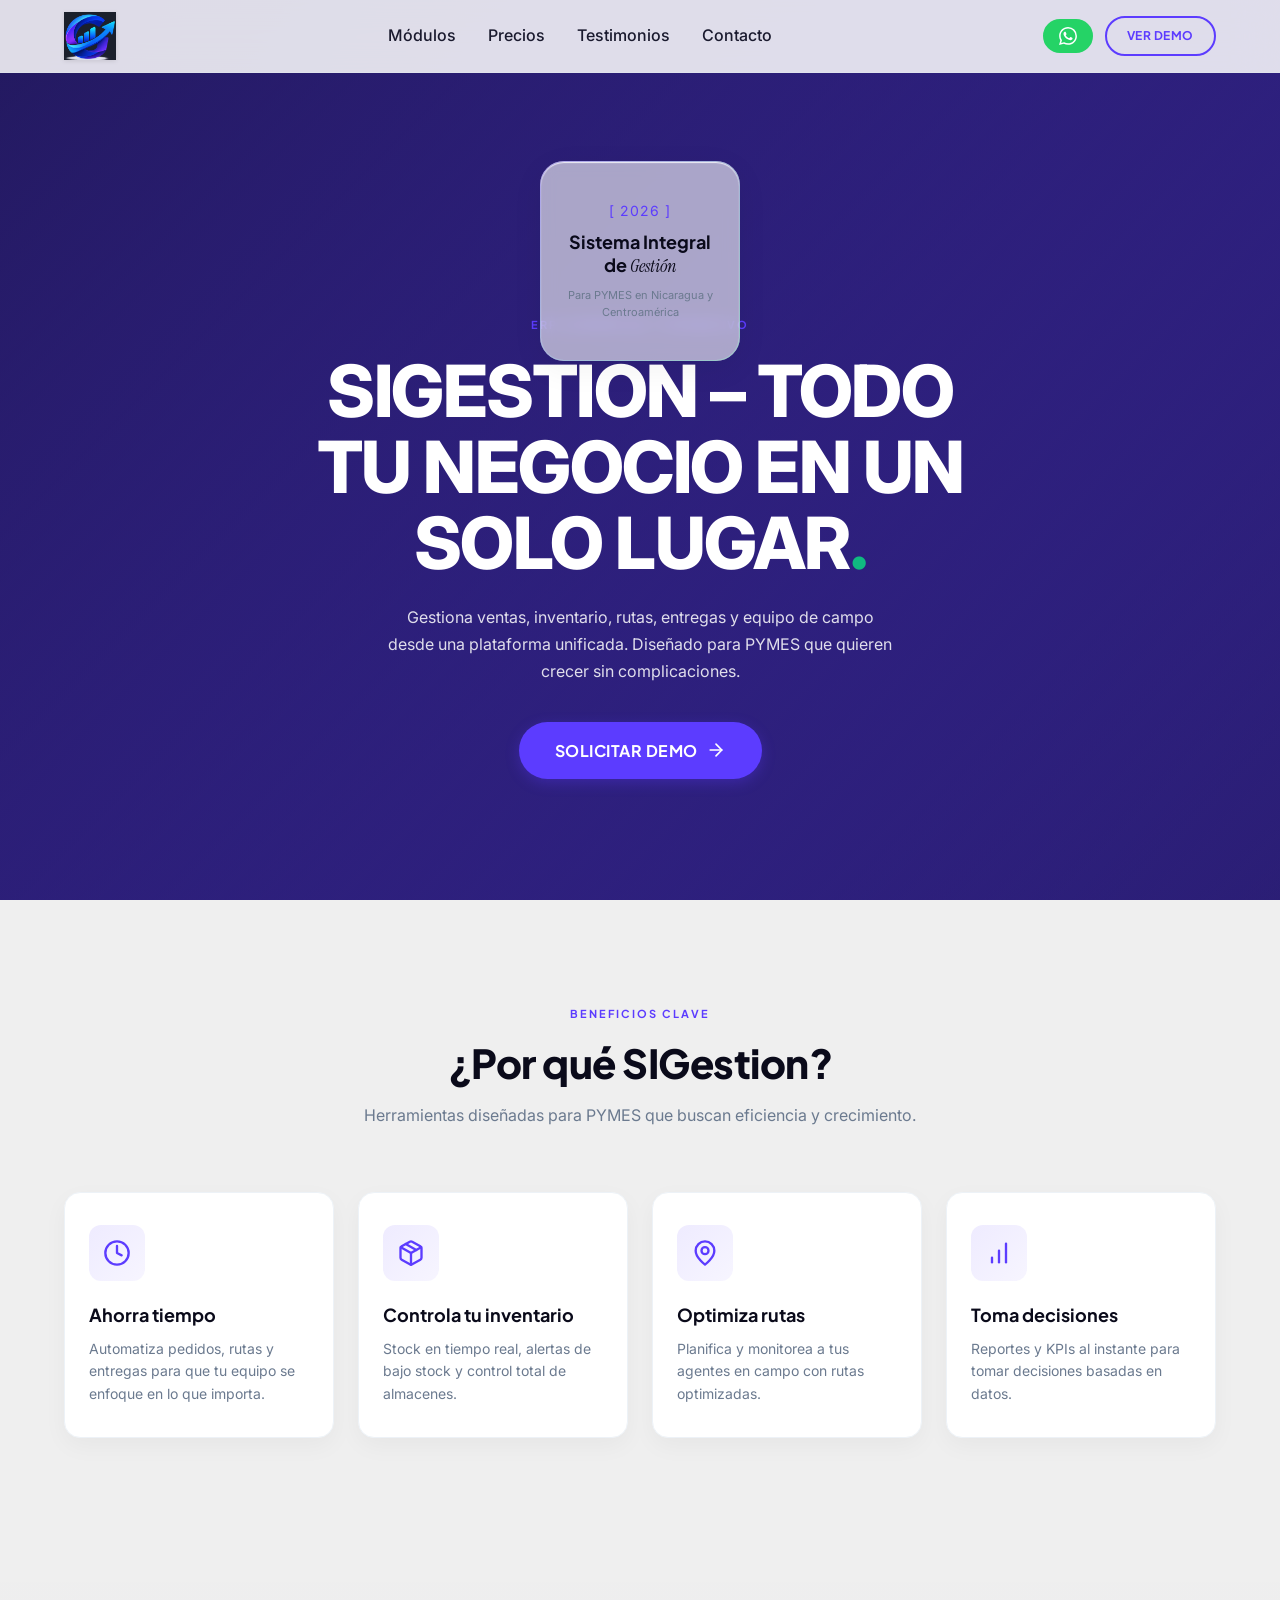
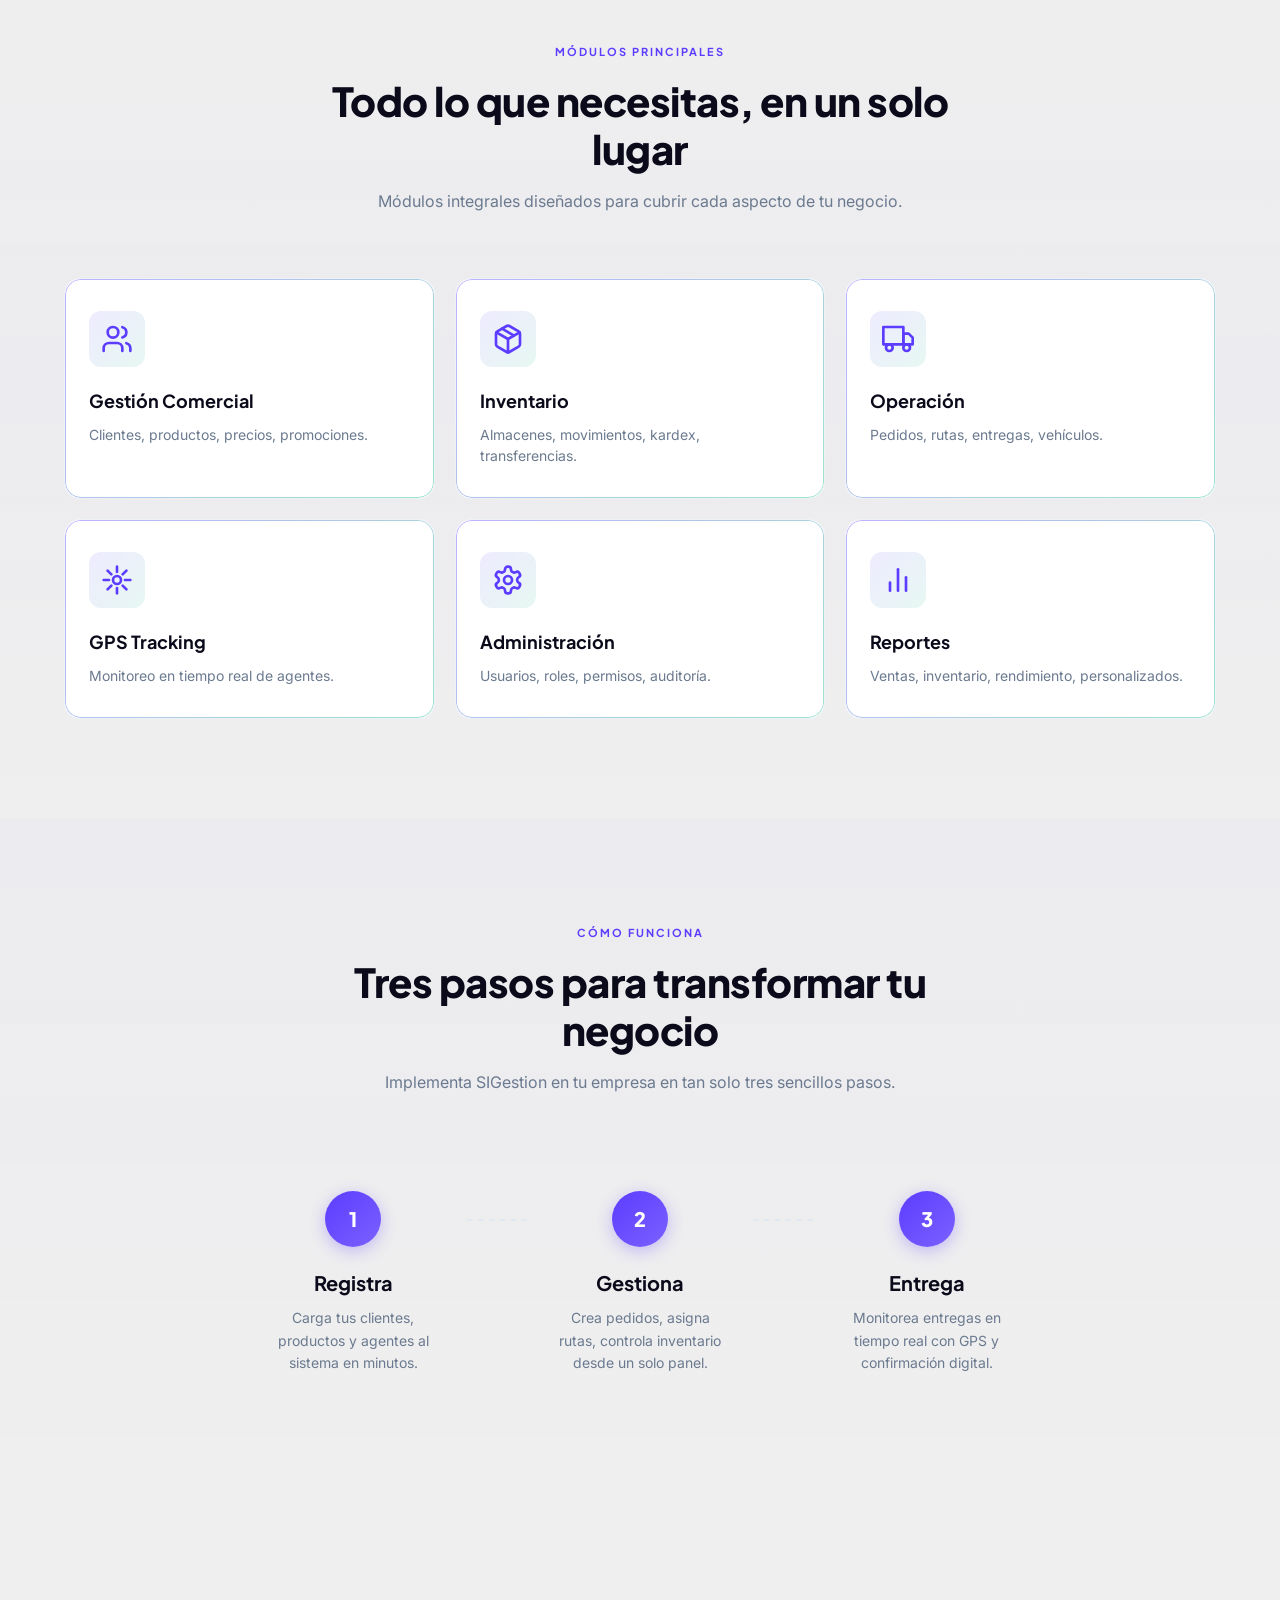
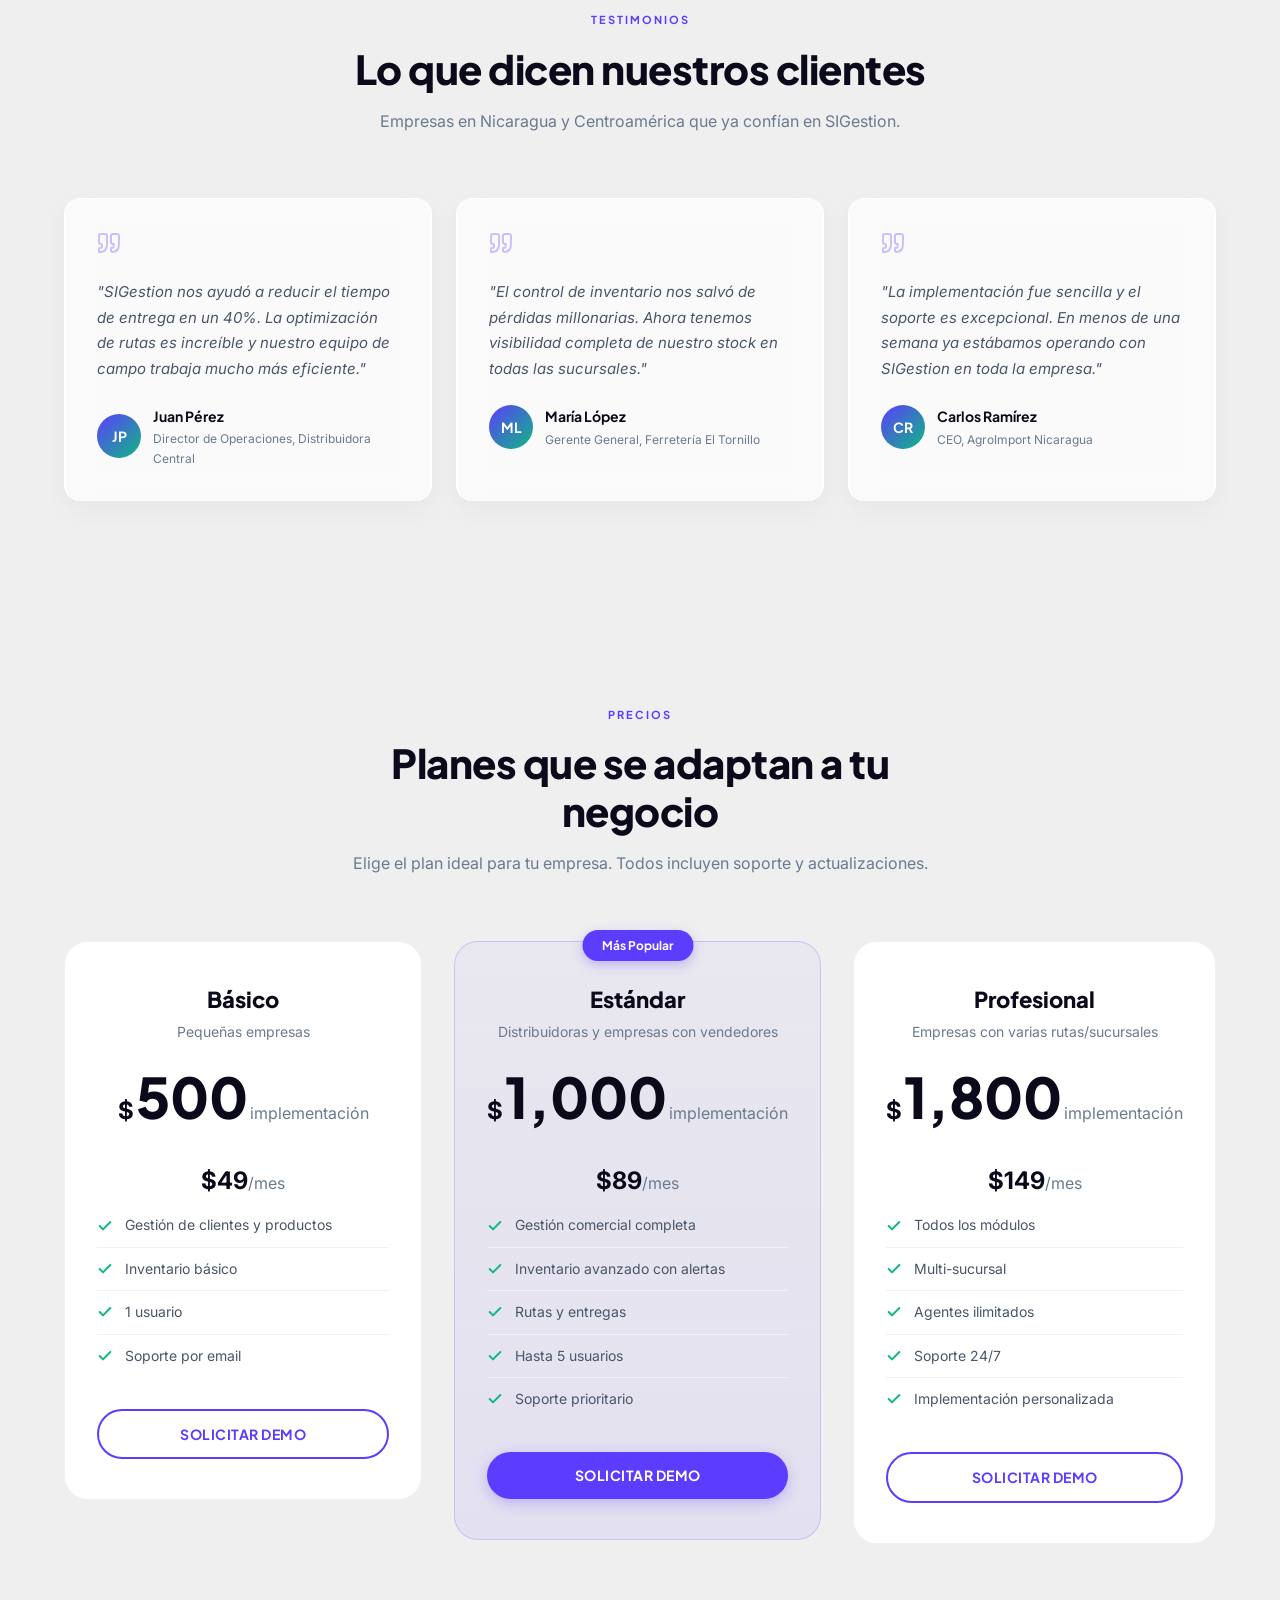
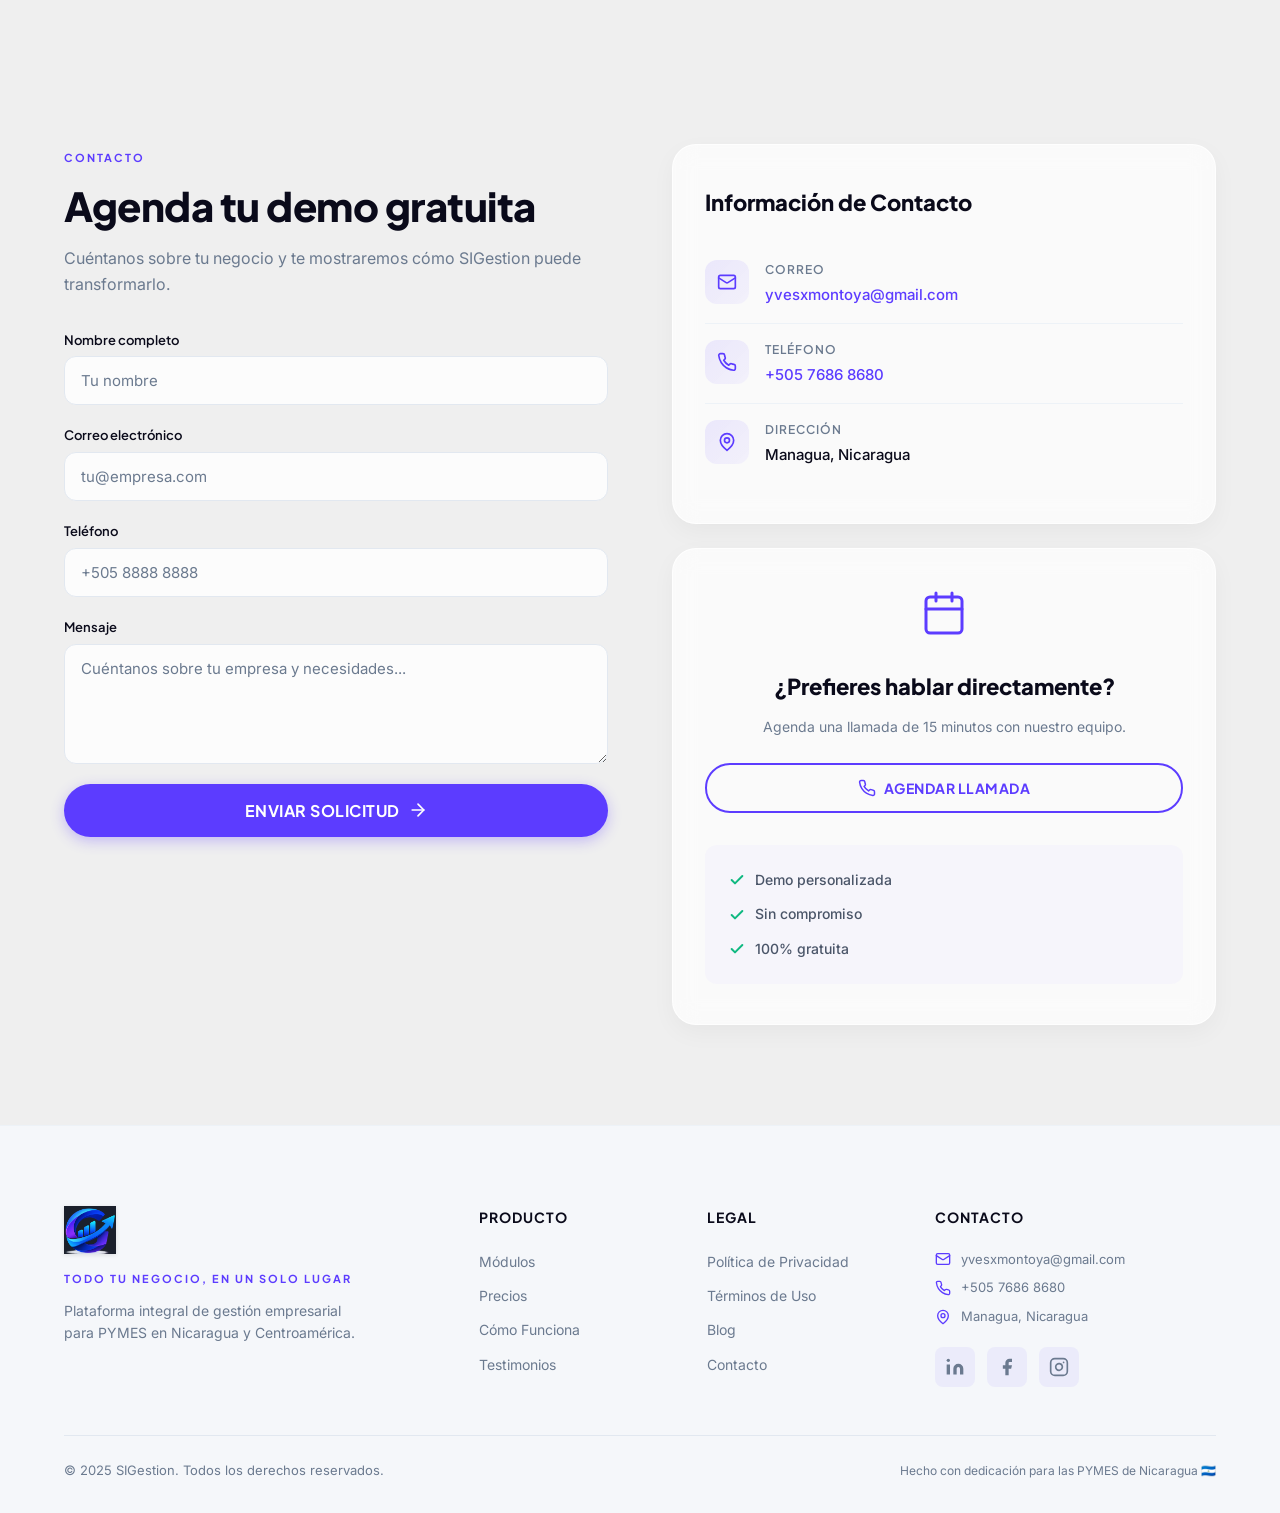
<file: index.html>
<!DOCTYPE html>
<html lang="es">
<head>
    <meta charset="UTF-8">
    <meta name="viewport" content="width=device-width, initial-scale=1.0">
    <link rel="icon" type="image/png" href="[data-uri]">
    <title>SIGestion – ERP Comercial y Operativo para PYMES en Nicaragua</title>
    <meta name="description" content="SIGestion es la plataforma integral de gestión empresarial para PYMES en Nicaragua y Centroamérica. Gestiona ventas, inventario, rutas, entregas y equipo de campo desde un solo lugar.">
    <meta name="keywords" content="ERP, gestión empresarial, PYMES, Nicaragua, inventario, ventas, rutas, entregas, GPS tracking">
    <meta name="author" content="SIGestion">
    <meta name="robots" content="index, follow">
    <meta property="og:title" content="SIGestion – Todo tu negocio en un solo lugar">
    <meta property="og:description" content="Plataforma integral de gestión para PYMES en Nicaragua. Ventas, inventario, rutas, entregas y más.">
    <meta property="og:type" content="website">
    <meta property="og:url" content="https://sigestion.com">
    <meta property="og:locale" content="es_NI">
    <meta name="twitter:card" content="summary_large_image">
    <meta name="twitter:title" content="SIGestion – Todo tu negocio en un solo lugar">
    <meta name="twitter:description" content="Plataforma integral de gestión para PYMES en Nicaragua.">
    <script type="application/ld+json">
    {
        "@context": "https://schema.org",
        "@type": "SoftwareApplication",
        "name": "SIGestion",
        "applicationCategory": "BusinessApplication",
        "description": "Sistema integral de gestión empresarial para PYMES en Nicaragua y Centroamérica.",
        "operatingSystem": "Web",
        "offers": { "@type": "Offer", "price": "0", "priceCurrency": "USD" },
        "author": { "@type": "Organization", "name": "SIGestion" }
    }
    </script>
    <link rel="preconnect" href="https://fonts.googleapis.com">
    <link rel="preconnect" href="https://fonts.gstatic.com" crossorigin>
    <link href="https://fonts.googleapis.com/css2?family=Instrument+Serif:ital@1&family=Inter:wght@400;500;600;700;800;900&family=Plus+Jakarta+Sans:wght@500;600;700;800&display=swap" rel="stylesheet">
<style>
/* ============ RESET & VARIABLES ============ */
:root{--primary:#5C3CFF;--primary-dark:#4A2FE0;--primary-light:#7B61FF;--secondary:#0A0A1A;--accent:#10B981;--bg:#efefef;--bg-light:#F0F2F5;--bg-card:#FFFFFF;--text-dark:#0A0A1A;--text-body:#4A5568;--text-muted:#6B7A8F;--border:#E2E8F0;--border-light:#EDF2F7;--shadow-sm:0 2px 8px rgba(0,0,0,0.04);--shadow-md:0 8px 24px rgba(0,0,0,0.04);--shadow-lg:0 12px 40px rgba(0,0,0,0.08);--radius-sm:8px;--radius-md:12px;--radius-lg:16px;--radius-xl:24px;--radius-full:9999px;--font-sans:'Inter',-apple-system,BlinkMacSystemFont,'Segoe UI',sans-serif;--font-jakarta:'Plus Jakarta Sans',sans-serif;--font-serif:'Instrument Serif',serif;--transition:0.3s cubic-bezier(0.4,0,0.2,1);--max-width:1200px}
*,*::before,*::after{margin:0;padding:0;box-sizing:border-box}
html{scroll-behavior:smooth;-webkit-text-size-adjust:100%}
body{font-family:var(--font-sans);color:var(--text-body);background:#efefef;background-attachment:fixed;line-height:1.6;overflow-x:hidden;-webkit-font-smoothing:antialiased;-moz-osx-font-smoothing:grayscale}
img{max-width:100%;height:auto;display:block}
a{text-decoration:none;color:inherit}
button{border:none;background:none;cursor:pointer;font-family:inherit}
ul,ol{list-style:none}
.container{max-width:var(--max-width);margin:0 auto;padding:0 24px}

/* Grid Lines */
.grid-lines{position:fixed;top:0;left:0;width:100%;height:100%;pointer-events:none;z-index:0;display:none}
@media(min-width:1024px){.grid-lines{display:block}}
.grid-line{position:absolute;top:0;bottom:0;width:1px;background:rgba(0,0,0,0.05)}
.grid-line:nth-child(1){left:25%}.grid-line:nth-child(2){left:50%}.grid-line:nth-child(3){left:75%}

/* Central Glow */
.central-glow{position:fixed;top:-80px;left:50%;transform:translateX(-50%);pointer-events:none;z-index:0;opacity:0.5}

/* ============ BUTTONS ============ */
.btn{display:inline-flex;align-items:center;justify-content:center;gap:8px;font-family:var(--font-jakarta);font-weight:700;font-size:14px;padding:12px 28px;border-radius:var(--radius-full);transition:all var(--transition);white-space:nowrap;cursor:pointer;text-transform:uppercase;letter-spacing:0.5px}
.btn-sm{padding:8px 20px;font-size:12px}.btn-lg{padding:16px 36px;font-size:16px}.btn-full{width:100%}
.btn-primary{background:var(--primary);color:#fff;box-shadow:0 4px 14px rgba(92,60,255,0.3)}
.btn-primary:hover{background:var(--accent);box-shadow:0 4px 20px rgba(16,185,129,0.4);transform:translateY(-2px)}
.btn-primary:focus-visible{outline:3px solid var(--primary-light);outline-offset:2px}
.btn-outline-purple{border:2px solid var(--primary);color:var(--primary);background:transparent}
.btn-outline-purple:hover{background:var(--primary);color:#fff;transform:translateY(-2px)}
.btn-outline-purple:focus-visible{outline:3px solid var(--primary-light);outline-offset:2px}
.btn-icon{flex-shrink:0}

/* ============ HEADER ============ */
.header{position:fixed;top:0;left:0;right:0;z-index:998;background:rgba(255,255,255,0.85);backdrop-filter:blur(20px);-webkit-backdrop-filter:blur(20px);border-bottom:1px solid rgba(226,232,240,0.5);transition:all var(--transition)}
.header.scrolled{background:rgba(255,255,255,0.95);box-shadow:0 2px 20px rgba(0,0,0,0.06)}
.header-inner{display:flex;align-items:center;justify-content:space-between;height:72px}
.logo{display:flex;align-items:center;gap:10px;z-index:999;text-decoration:none}.logo img{height:48px;width:auto;max-width:180px;object-fit:contain;filter:drop-shadow(0 1px 2px rgba(0,0,0,0.1))}
.logo-icon{width:36px;height:36px;background:var(--primary);color:#fff;border-radius:var(--radius-sm);display:flex;align-items:center;justify-content:center;font-family:var(--font-jakarta);font-weight:800;font-size:18px}
.logo-text{font-family:var(--font-jakarta);font-weight:800;font-size:22px;color:var(--secondary);letter-spacing:-0.5px}
.logo-highlight{color:var(--primary)}
.desktop-nav{display:none;align-items:center;gap:32px}
@media(min-width:768px){.desktop-nav{display:flex}}
.nav-link{font-family:var(--font-sans);font-size:16px;font-weight:500;color:#1A1A2E;transition:color var(--transition);position:relative}
.nav-link::after{content:'';position:absolute;bottom:-4px;left:0;width:0;height:2px;background:var(--primary);transition:width var(--transition);border-radius:1px}
.nav-link:hover{color:var(--primary)}.nav-link:hover::after{width:100%}
.nav-link:focus-visible{outline:2px solid var(--primary);outline-offset:4px;border-radius:4px}
.header-actions{display:flex;align-items:center;gap:12px}.header-actions .btn{display:none}.btn-demo-mobile{display:inline-flex!important}@media(min-width:768px){.header-actions .btn{display:none}.btn-demo-desktop{display:inline-flex!important}.btn-demo-mobile{display:none!important}}
.btn-whatsapp{display:inline-flex;align-items:center;justify-content:center;gap:6px;padding:6px 14px;border-radius:20px;background:#25D366;color:#fff;font-family:var(--font-sans);font-size:14px;font-weight:600;text-decoration:none;border:2px solid #25D366;transition:all var(--transition);white-space:nowrap}
.btn-whatsapp:hover{background:#1da851;border-color:#1da851;transform:translateY(-2px);box-shadow:0 4px 14px rgba(37,211,102,0.3)}
.btn-whatsapp:focus-visible{outline:3px solid rgba(37,211,102,0.4);outline-offset:2px}
.hamburger{display:flex;flex-direction:column;gap:5px;padding:8px;z-index:999}
@media(min-width:768px){.hamburger{display:none}}
.hamburger-line{width:24px;height:2px;background:var(--secondary);border-radius:2px;transition:all var(--transition)}
.hamburger.active .hamburger-line:nth-child(1){transform:translateY(7px) rotate(45deg)}
.hamburger.active .hamburger-line:nth-child(2){opacity:0}
.hamburger.active .hamburger-line:nth-child(3){transform:translateY(-7px) rotate(-45deg)}

/* Mobile Menu - SOLID BACKGROUND */
.mobile-menu{position:fixed;top:0;left:0;right:0;bottom:0;z-index:9999;display:flex;flex-direction:column;background:#FFFFFF;background-color:#FFFFFF;opacity:0;visibility:hidden;transition:all 0.4s cubic-bezier(0.4,0,0.2,1);overflow-y:auto;-webkit-backdrop-filter:none;backdrop-filter:none}
.mobile-menu.active{opacity:1;visibility:visible}
.mobile-menu-header{display:flex;align-items:center;justify-content:space-between;height:72px;padding:0 24px;border-bottom:1px solid var(--border-light);position:sticky;top:0;background:#FFFFFF;z-index:2}
.menu-close{width:44px;height:44px;display:flex;align-items:center;justify-content:center;border-radius:var(--radius-md);color:var(--secondary);transition:all var(--transition);background:var(--bg-light)}
.menu-close:hover{color:var(--primary);background:rgba(92,60,255,0.1)}
.mobile-nav{display:flex;flex-direction:column;align-items:center;justify-content:center;flex:1;padding:24px;text-align:center}
.mobile-link{font-family:var(--font-jakarta);font-size:clamp(24px,6vw,32px);font-weight:700;color:#1A1A2E;padding:20px 0;width:100%;border-bottom:1px solid var(--border-light);transition:all var(--transition);transform:translateY(20px);opacity:0;display:block}
.mobile-menu.active .mobile-link{transform:translateY(0);opacity:1;transition:all 0.5s cubic-bezier(0.4,0,0.2,1)}
.mobile-menu.active .mobile-link:nth-child(1){transition-delay:0.1s}
.mobile-menu.active .mobile-link:nth-child(2){transition-delay:0.15s}
.mobile-menu.active .mobile-link:nth-child(3){transition-delay:0.2s}
.mobile-menu.active .mobile-link:nth-child(4){transition-delay:0.25s}
.mobile-link:hover{color:var(--primary);padding-left:8px}
.mobile-link:active{background:rgba(92,60,255,0.05)}
.mobile-nav .btn{margin-top:32px;transform:translateY(20px);opacity:0;min-width:200px}
.mobile-menu.active .btn{transform:translateY(0);opacity:1;transition:all 0.5s cubic-bezier(0.4,0,0.2,1) 0.3s}
.mobile-contact-info{padding:24px;text-align:center;border-top:1px solid var(--border-light);margin-top:auto}
.mobile-contact-item{display:flex;align-items:center;justify-content:center;gap:10px;font-size:14px;color:var(--text-muted);padding:8px 0}
.mobile-contact-item svg{flex-shrink:0;color:var(--primary)}
.mobile-contact-item a{color:var(--text-muted);transition:color var(--transition)}
.mobile-contact-item a:hover{color:var(--primary)}

/* ============ SECTIONS ============ */
.section{padding:100px 0;position:relative;z-index:1}
.section-header{text-align:center;max-width:640px;margin:0 auto 64px}
.section-tag{display:inline-block;font-family:var(--font-jakarta);font-size:11px;font-weight:700;color:var(--primary);text-transform:uppercase;letter-spacing:2px;margin-bottom:16px}
.section-title{font-family:var(--font-jakarta);font-size:clamp(28px,4vw,40px);font-weight:800;color:var(--secondary);line-height:1.2;margin-bottom:16px;letter-spacing:-0.5px}
.section-subtitle{font-size:16px;color:var(--text-muted);line-height:1.6}

/* ============ HERO WITH VIDEO ============ */
.hero{min-height:100vh;display:flex;align-items:center;justify-content:center;padding:120px 0 80px;position:relative;z-index:1;overflow:hidden}
.hero-video-bg{position:absolute;top:0;left:0;width:100%;height:100%;z-index:-1}
.hero-video-bg video{width:100%;height:100%;object-fit:cover}
.hero-video-overlay{position:absolute;top:0;left:0;width:100%;height:100%;background:linear-gradient(135deg,rgba(10,10,26,0.7) 0%,rgba(92,60,255,0.4) 100%);z-index:0}
.hero-video-fallback{position:absolute;top:0;left:0;width:100%;height:100%;background:linear-gradient(135deg,#5C3CFF 0%,#0A0A1A 100%);z-index:-2}
.hero-content{display:flex;flex-direction:column;align-items:center;text-align:center;position:relative;z-index:2}

/* Glass Card */
.glass-card{width:200px;height:200px;background:rgba(255,255,255,0.6);backdrop-filter:blur(8px);-webkit-backdrop-filter:blur(8px);box-shadow:0 8px 32px rgba(0,0,0,0.06),inset 0 1px 1px rgba(255,255,255,0.8);border:1px solid rgba(255,255,255,0.5);border-radius:var(--radius-xl);display:flex;flex-direction:column;align-items:center;justify-content:center;padding:24px;margin-bottom:-50px;transform:translateY(-50px);position:relative;z-index:2}
.glass-card::before{content:'';position:absolute;inset:-1px;border-radius:var(--radius-xl);background:linear-gradient(135deg,rgba(92,60,255,0.3),rgba(16,185,129,0.3));z-index:-1;mask:linear-gradient(#fff 0 0) content-box,linear-gradient(#fff 0 0);-webkit-mask:linear-gradient(#fff 0 0) content-box,linear-gradient(#fff 0 0);mask-composite:exclude;-webkit-mask-composite:xor;padding:1px}
.glass-tag{font-family:var(--font-sans);font-size:14px;color:var(--primary);margin-bottom:8px;letter-spacing:1px}
.glass-headline{font-family:var(--font-jakarta);font-size:18px;font-weight:700;color:var(--secondary);text-align:center;line-height:1.3}
.glass-headline em{font-family:var(--font-serif);font-style:italic;font-weight:400}
.glass-desc{font-size:11px;color:var(--text-muted);margin-top:8px;text-align:center}

/* Hero Text */
.hero-text{max-width:720px}
.hero-eyebrow{display:inline-block;font-family:var(--font-jakarta);font-size:11px;font-weight:700;color:var(--primary);text-transform:uppercase;letter-spacing:2px;margin-bottom:20px}
.hero-title{font-family:var(--font-sans);font-size:clamp(36px,6vw,72px);font-weight:800;color:#fff;line-height:1.05;text-transform:uppercase;letter-spacing:-1.5px;margin-bottom:24px}
.text-green{color:var(--accent)}
.hero-description{font-size:clamp(14px,2vw,16px);color:rgba(255,255,255,0.85);max-width:512px;margin:0 auto 36px;line-height:1.7}
.hero-cta{display:flex;justify-content:center}

/* ============ FEATURES ============ */
.features-grid{display:grid;grid-template-columns:1fr;gap:24px}
@media(min-width:640px){.features-grid{grid-template-columns:repeat(2,1fr)}}
@media(min-width:1024px){.features-grid{grid-template-columns:repeat(4,1fr)}}
.feature-card{background:var(--bg-card);border:1px solid var(--border-light);border-radius:var(--radius-lg);padding:32px 24px;box-shadow:var(--shadow-md);transition:all var(--transition)}
.feature-card:hover{transform:translateY(-6px);box-shadow:0 16px 48px rgba(0,0,0,0.08)}
.feature-icon{width:56px;height:56px;background:linear-gradient(135deg,rgba(92,60,255,0.1),rgba(92,60,255,0.05));border-radius:var(--radius-md);display:flex;align-items:center;justify-content:center;margin-bottom:20px;color:var(--primary)}
.feature-title{font-family:var(--font-jakarta);font-size:18px;font-weight:700;color:var(--secondary);margin-bottom:8px}
.feature-desc{font-size:14px;color:var(--text-muted);line-height:1.6}

/* ============ MODULES ============ */
.modules{background:linear-gradient(180deg,transparent 0%,rgba(92,60,255,0.02) 50%,transparent 100%)}
.modules-grid{display:grid;grid-template-columns:1fr;gap:20px}
@media(min-width:640px){.modules-grid{grid-template-columns:repeat(2,1fr)}}
@media(min-width:1024px){.modules-grid{grid-template-columns:repeat(3,1fr)}}
.module-card{background:var(--bg-card);border-radius:var(--radius-lg);padding:32px 24px;position:relative;cursor:pointer;transition:all var(--transition);overflow:hidden;border:1px solid var(--border-light)}
.module-card::before{content:'';position:absolute;inset:0;border-radius:var(--radius-lg);padding:1px;background:linear-gradient(135deg,var(--primary),var(--accent));-webkit-mask:linear-gradient(#fff 0 0) content-box,linear-gradient(#fff 0 0);mask:linear-gradient(#fff 0 0) content-box,linear-gradient(#fff 0 0);-webkit-mask-composite:xor;mask-composite:exclude;opacity:0.4;transition:opacity var(--transition);pointer-events:none}
.module-card:hover::before,.module-card:focus-visible::before{opacity:1}
.module-card:hover,.module-card:focus-visible{transform:scale(1.02);box-shadow:0 12px 40px rgba(92,60,255,0.1)}
.module-icon{width:56px;height:56px;background:linear-gradient(135deg,rgba(92,60,255,0.1),rgba(16,185,129,0.1));border-radius:var(--radius-md);display:flex;align-items:center;justify-content:center;margin-bottom:20px;color:var(--primary)}
.module-title{font-family:var(--font-jakarta);font-size:18px;font-weight:700;color:var(--secondary);margin-bottom:8px}
.module-desc{font-size:14px;color:var(--text-muted);line-height:1.5}
.module-details{max-height:0;overflow:hidden;transition:max-height 0.4s cubic-bezier(0.4,0,0.2,1),opacity 0.3s ease;opacity:0}
.module-card.expanded .module-details{max-height:200px;opacity:1;margin-top:16px;padding-top:16px;border-top:1px solid var(--border-light)}
.module-details p{font-size:13px;color:var(--text-body);line-height:1.6}

/* ============ HOW IT WORKS ============ */
.how-it-works{background:linear-gradient(180deg,rgba(92,60,255,0.02) 0%,transparent 100%)}
.steps-container{display:flex;flex-direction:column;align-items:center;gap:0;max-width:800px;margin:0 auto}
@media(min-width:768px){.steps-container{flex-direction:row;justify-content:center;gap:0}}
.step{display:flex;flex-direction:column;align-items:center;text-align:center;padding:32px 24px;flex:1;max-width:280px}
.step-number{width:56px;height:56px;background:linear-gradient(135deg,var(--primary),var(--primary-light));color:#fff;border-radius:50%;display:flex;align-items:center;justify-content:center;font-family:var(--font-jakarta);font-weight:800;font-size:20px;margin-bottom:20px;box-shadow:0 4px 16px rgba(92,60,255,0.3)}
.step-title{font-family:var(--font-jakarta);font-size:20px;font-weight:700;color:var(--secondary);margin-bottom:8px}
.step-desc{font-size:14px;color:var(--text-muted);line-height:1.6}
.step-connector{width:2px;height:40px;border-left:2px dashed var(--border);margin:0 auto}
@media(min-width:768px){.step-connector{width:60px;height:2px;border-left:none;border-top:2px dashed var(--border);margin:0;flex-shrink:0;align-self:flex-start;margin-top:60px}}

/* ============ TESTIMONIALS ============ */
.testimonials-grid{display:grid;grid-template-columns:1fr;gap:24px}
@media(min-width:768px){.testimonials-grid{grid-template-columns:repeat(2,1fr)}}
@media(min-width:1024px){.testimonials-grid{grid-template-columns:repeat(3,1fr)}}
.testimonial-card{background:rgba(255,255,255,0.7);backdrop-filter:blur(12px);-webkit-backdrop-filter:blur(12px);border:1px solid rgba(255,255,255,0.8);border-radius:var(--radius-lg);padding:32px;box-shadow:var(--shadow-md);transition:all var(--transition)}
.testimonial-card:hover{transform:translateY(-4px);box-shadow:var(--shadow-lg)}
.testimonial-quote{margin-bottom:16px}
.testimonial-text{font-size:15px;color:var(--text-body);line-height:1.7;margin-bottom:24px;font-style:italic}
.testimonial-author{display:flex;align-items:center;gap:12px}
.testimonial-avatar{width:44px;height:44px;background:linear-gradient(135deg,var(--primary),var(--accent));color:#fff;border-radius:50%;display:flex;align-items:center;justify-content:center;font-family:var(--font-jakarta);font-weight:700;font-size:14px;flex-shrink:0}
.testimonial-name{display:block;font-family:var(--font-jakarta);font-weight:700;font-size:14px;color:var(--secondary)}
.testimonial-role{display:block;font-size:12px;color:var(--text-muted);margin-top:2px}

/* ============ PRICING ============ */
.pricing-grid{display:grid;grid-template-columns:1fr;gap:24px;align-items:start}
@media(min-width:768px){.pricing-grid{grid-template-columns:repeat(3,1fr);gap:32px}}
.pricing-card{background:var(--bg-card);border:1px solid var(--border-light);border-radius:var(--radius-xl);padding:40px 32px;text-align:center;transition:all var(--transition);position:relative}
.pricing-card:hover{transform:translateY(-4px);box-shadow:var(--shadow-lg)}
.pricing-card-featured{background:linear-gradient(180deg,rgba(92,60,255,0.04) 0%,rgba(92,60,255,0.08) 100%);border-color:rgba(92,60,255,0.2);transform:scale(1.05)}
.pricing-card-featured:hover{transform:scale(1.05) translateY(-4px)}
.pricing-badge{position:absolute;top:-12px;left:50%;transform:translateX(-50%);background:var(--primary);color:#fff;font-family:var(--font-jakarta);font-size:12px;font-weight:700;padding:6px 20px;border-radius:var(--radius-full);white-space:nowrap;box-shadow:0 4px 12px rgba(92,60,255,0.3)}
.pricing-header{margin-bottom:24px}
.pricing-name{font-family:var(--font-jakarta);font-size:22px;font-weight:800;color:var(--secondary);margin-bottom:4px}
.pricing-desc{font-size:14px;color:var(--text-muted)}
.pricing-price{display:flex;align-items:baseline;justify-content:center;gap:2px;margin-bottom:32px}
.pricing-currency{font-size:24px;font-weight:700;color:var(--secondary)}
.pricing-amount{font-family:var(--font-jakarta);font-size:56px;font-weight:800;color:var(--secondary);line-height:1}
.pricing-period{font-size:16px;color:var(--text-muted)}
.pricing-features{text-align:left;margin-bottom:32px}
.pricing-feature{display:flex;align-items:center;gap:12px;padding:10px 0;font-size:14px;color:var(--text-body);border-bottom:1px solid var(--border-light)}
.pricing-feature:last-child{border-bottom:none}
.pricing-feature svg{flex-shrink:0}

/* ============ CONTACT ============ */
.contact-grid{display:grid;grid-template-columns:1fr;gap:48px;align-items:start}
@media(min-width:768px){.contact-grid{grid-template-columns:1fr 1fr;gap:64px}}
.contact-form-wrapper .section-header{text-align:left;margin-bottom:32px}
.contact-form{display:flex;flex-direction:column;gap:20px}
.form-group{display:flex;flex-direction:column;gap:6px}
.form-label{font-family:var(--font-jakarta);font-size:13px;font-weight:600;color:var(--secondary)}
.form-input{font-family:var(--font-sans);font-size:15px;padding:14px 16px;border:1px solid var(--border);border-radius:var(--radius-md);background:rgba(255,255,255,0.8);backdrop-filter:blur(8px);-webkit-backdrop-filter:blur(8px);color:var(--secondary);transition:all var(--transition);outline:none}
.form-input::placeholder{color:var(--text-muted)}
.form-input:focus{border-color:var(--primary);box-shadow:0 0 0 3px rgba(92,60,255,0.1)}
.form-textarea{resize:vertical;min-height:120px}
.form-input:invalid:not(:placeholder-shown){border-color:#EF4444}

/* Contact Info Card */
.contact-info-card{background:rgba(255,255,255,0.7);backdrop-filter:blur(12px);-webkit-backdrop-filter:blur(12px);border:1px solid rgba(255,255,255,0.8);border-radius:var(--radius-xl);padding:40px 32px;box-shadow:var(--shadow-md)}
.contact-info-title{font-family:var(--font-jakarta);font-size:22px;font-weight:800;color:var(--secondary);margin-bottom:24px}
.contact-info-item{display:flex;align-items:flex-start;gap:16px;padding:16px 0;border-bottom:1px solid var(--border-light)}
.contact-info-item:last-child{border-bottom:none}
.contact-info-icon{width:44px;height:44px;background:linear-gradient(135deg,rgba(92,60,255,0.1),rgba(92,60,255,0.05));border-radius:var(--radius-md);display:flex;align-items:center;justify-content:center;color:var(--primary);flex-shrink:0}
.contact-info-label{font-family:var(--font-jakarta);font-size:12px;font-weight:600;color:var(--text-muted);text-transform:uppercase;letter-spacing:1px;margin-bottom:4px}
.contact-info-value{font-size:15px;color:var(--secondary);font-weight:500}
.contact-info-value a{color:var(--primary);transition:color var(--transition)}
.contact-info-value a:hover{color:var(--accent)}
.schedule-card{background:rgba(255,255,255,0.7);backdrop-filter:blur(12px);-webkit-backdrop-filter:blur(12px);border:1px solid rgba(255,255,255,0.8);border-radius:var(--radius-xl);padding:40px 32px;box-shadow:var(--shadow-md);text-align:center;margin-top:24px}
.schedule-icon{margin-bottom:24px}
.schedule-title{font-family:var(--font-jakarta);font-size:22px;font-weight:800;color:var(--secondary);margin-bottom:12px}
.schedule-desc{font-size:14px;color:var(--text-muted);line-height:1.6;margin-bottom:24px}
.schedule-btn{margin-bottom:32px}
.schedule-features{display:flex;flex-direction:column;gap:12px;align-items:flex-start;padding:24px;background:rgba(92,60,255,0.03);border-radius:var(--radius-md)}
.schedule-feature{display:flex;align-items:center;gap:10px;font-size:14px;color:var(--text-body);font-weight:500}

/* ============ FOOTER ============ */
.footer{background:#F5F7FA;padding:80px 0 32px;border-top:1px solid var(--border-light);position:relative;z-index:1}
.footer-grid{display:grid;grid-template-columns:1fr;gap:40px;margin-bottom:48px}
@media(min-width:640px){.footer-grid{grid-template-columns:repeat(2,1fr)}}
@media(min-width:1024px){.footer-grid{grid-template-columns:2fr 1fr 1fr 1.5fr}}
.footer-brand .logo{margin-bottom:16px}
.footer-tagline{font-family:var(--font-jakarta);font-size:11px;font-weight:700;color:var(--primary);text-transform:uppercase;letter-spacing:2px;margin-bottom:12px}
.footer-desc{font-size:14px;color:var(--text-muted);line-height:1.6;max-width:300px}
.footer-heading{font-family:var(--font-jakarta);font-size:14px;font-weight:700;color:var(--secondary);text-transform:uppercase;letter-spacing:1px;margin-bottom:16px}
.footer-link{display:block;font-size:14px;color:var(--text-muted);padding:6px 0;transition:color var(--transition)}
.footer-link:hover{color:var(--primary)}
.footer-social{display:flex;gap:12px}
.social-link{width:40px;height:40px;display:flex;align-items:center;justify-content:center;border-radius:var(--radius-sm);background:rgba(92,60,255,0.06);color:var(--text-muted);transition:all var(--transition)}
.social-link:hover{background:var(--primary);color:#fff;transform:translateY(-2px)}
.footer-bottom{border-top:1px solid var(--border);padding-top:24px;display:flex;flex-direction:column;gap:8px;align-items:center;text-align:center;font-size:13px;color:var(--text-muted)}
@media(min-width:768px){.footer-bottom{flex-direction:row;justify-content:space-between}}
.footer-made{font-size:12px}

/* Footer Contact Info */
.footer-contact-item{display:flex;align-items:center;gap:10px;font-size:13px;color:var(--text-muted);padding:4px 0}
.footer-contact-item svg{flex-shrink:0;color:var(--primary)}
.footer-contact-item a{color:var(--text-muted);transition:color var(--transition)}
.footer-contact-item a:hover{color:var(--primary)}

/* ============ WHATSAPP BUTTON ============ */


/* ============ ANIMATIONS ============ */
.animate-on-scroll{opacity:0;transform:translateY(30px);transition:opacity 0.6s cubic-bezier(0.4,0,0.2,1),transform 0.6s cubic-bezier(0.4,0,0.2,1)}
.animate-on-scroll.visible{opacity:1;transform:translateY(0)}
.features-grid .animate-on-scroll:nth-child(1){transition-delay:0s}
.features-grid .animate-on-scroll:nth-child(2){transition-delay:0.1s}
.features-grid .animate-on-scroll:nth-child(3){transition-delay:0.2s}
.features-grid .animate-on-scroll:nth-child(4){transition-delay:0.3s}
.modules-grid .animate-on-scroll:nth-child(1){transition-delay:0s}
.modules-grid .animate-on-scroll:nth-child(2){transition-delay:0.08s}
.modules-grid .animate-on-scroll:nth-child(3){transition-delay:0.16s}
.modules-grid .animate-on-scroll:nth-child(4){transition-delay:0.24s}
.modules-grid .animate-on-scroll:nth-child(5){transition-delay:0.32s}
.modules-grid .animate-on-scroll:nth-child(6){transition-delay:0.4s}
.pricing-grid .animate-on-scroll:nth-child(1){transition-delay:0s}
.pricing-grid .animate-on-scroll:nth-child(2){transition-delay:0.1s}
.pricing-grid .animate-on-scroll:nth-child(3){transition-delay:0.2s}
.testimonials-grid .animate-on-scroll:nth-child(1){transition-delay:0s}
.testimonials-grid .animate-on-scroll:nth-child(2){transition-delay:0.1s}
.testimonials-grid .animate-on-scroll:nth-child(3){transition-delay:0.2s}
@keyframes shake{0%,100%{transform:translateX(0)}10%,30%,50%,70%,90%{transform:translateX(-4px)}20%,40%,60%,80%{transform:translateX(4px)}}
@media(prefers-reduced-motion:reduce){*,*::before,*::after{animation-duration:0.01ms !important;animation-iteration-count:1 !important;transition-duration:0.01ms !important}.animate-on-scroll{opacity:1;transform:none}}
:focus-visible{outline:2px solid var(--primary);outline-offset:2px}
::selection{background:rgba(92,60,255,0.15);color:var(--secondary)}
::-webkit-scrollbar{width:8px}::-webkit-scrollbar-track{background:var(--bg-light)}::-webkit-scrollbar-thumb{background:var(--border);border-radius:4px}::-webkit-scrollbar-thumb:hover{background:var(--text-muted)}
</style>
</head>
<body>

<!-- Grid Lines -->
<div class="grid-lines" aria-hidden="true">
    <div class="grid-line"></div>
    <div class="grid-line"></div>
    <div class="grid-line"></div>
</div>

<!-- SVG Glow -->
<div class="central-glow" aria-hidden="true">
    <svg width="800" height="300" viewBox="0 0 800 300" fill="none" xmlns="http://www.w3.org/2000/svg">
        <defs>
            <filter id="glow-blur" x="-50%" y="-50%" width="200%" height="200%">
                <feGaussianBlur stdDeviation="40" />
            </filter>
        </defs>
        <ellipse cx="400" cy="150" rx="280" ry="80" fill="#5C3CFF" opacity="0.06" filter="url(#glow-blur)" />
    </svg>
</div>

<!-- HEADER -->
<header class="header" id="header" role="banner">
    <div class="container header-inner">
        <a href="#" class="logo" aria-label="SIGestion - Inicio">
            <img src="[data-uri]" alt="SIGestion">
        </a>
        <nav class="desktop-nav" aria-label="Navegación principal">
            <a href="#modulos" class="nav-link">Módulos</a>
            <a href="#precios" class="nav-link">Precios</a>
            <a href="#testimonios" class="nav-link">Testimonios</a>
            <a href="#contacto" class="nav-link">Contacto</a>
        </nav>
        <div class="header-actions">
            <a href="https://misdemos.x10.mx/sigestion/" target="_blank" rel="noopener noreferrer" class="btn btn-outline-purple btn-sm btn-demo-mobile">Ver Demo</a>
            <a href="https://wa.me/50576868680" target="_blank" rel="noopener noreferrer" class="btn-whatsapp" aria-label="WhatsApp">
                <svg width="18" height="18" viewBox="0 0 24 24" fill="currentColor"><path d="M17.472 14.382c-.297-.149-1.758-.867-2.03-.967-.273-.099-.471-.148-.67.15-.197.297-.767.966-.94 1.164-.173.199-.347.223-.644.075-.297-.15-1.255-.463-2.39-1.475-.883-.788-1.48-1.761-1.653-2.059-.173-.297-.018-.458.13-.606.134-.133.298-.347.446-.52.149-.174.198-.298.298-.497.099-.198.05-.371-.025-.52-.075-.149-.669-1.612-.916-2.207-.242-.579-.487-.5-.669-.51-.173-.008-.371-.01-.57-.01-.198 0-.52.074-.792.372-.272.297-1.04 1.016-1.04 2.479 0 1.462 1.065 2.875 1.213 3.074.149.198 2.096 3.2 5.077 4.487.709.306 1.262.489 1.694.625.712.227 1.36.195 1.871.118.571-.085 1.758-.719 2.006-1.413.248-.694.248-1.289.173-1.413-.074-.124-.272-.198-.57-.347m-5.421 7.403h-.004a9.87 9.87 0 01-5.031-1.378l-.361-.214-3.741.982.998-3.648-.235-.374a9.86 9.86 0 01-1.51-5.26c.001-5.45 4.436-9.884 9.888-9.884 2.64 0 5.122 1.03 6.988 2.898a9.825 9.825 0 012.893 6.994c-.003 5.45-4.437 9.884-9.885 9.884m8.413-18.297A11.815 11.815 0 0012.05 0C5.495 0 .16 5.335.157 11.892c0 2.096.547 4.142 1.588 5.945L.057 24l6.305-1.654a11.882 11.882 0 005.683 1.448h.005c6.554 0 11.89-5.335 11.893-11.893a11.821 11.821 0 00-3.48-8.413z"/></svg>
            </a>
            <a href="https://misdemos.x10.mx/sigestion/" target="_blank" rel="noopener noreferrer" class="btn btn-outline-purple btn-sm btn-demo-desktop">Ver Demo</a>
            <button class="hamburger" id="menu-toggle" aria-label="Abrir menú" aria-expanded="false">
                <span class="hamburger-line"></span>
                <span class="hamburger-line"></span>
                <span class="hamburger-line"></span>
            </button>
        </div>
    </div>
</header>

<!-- MOBILE MENU (outside header for proper z-index) -->
<div class="mobile-menu" id="mobile-menu" role="dialog" aria-label="Menú de navegación" aria-hidden="true">
    <div class="mobile-menu-header">
        <a href="#" class="logo" aria-label="SIGestion">
            <img src="[data-uri]" alt="SIGestion">
        </a>
        <button class="menu-close" id="menu-close" aria-label="Cerrar menú">
            <svg width="24" height="24" viewBox="0 0 24 24" fill="none" stroke="currentColor" stroke-width="2" stroke-linecap="round" stroke-linejoin="round"><line x1="18" y1="6" x2="6" y2="18"/><line x1="6" y1="6" x2="18" y2="18"/></svg>
        </button>
    </div>
    <nav class="mobile-nav" aria-label="Navegación móvil">
        <a href="#modulos" class="mobile-link">Módulos</a>
        <a href="#precios" class="mobile-link">Precios</a>
        <a href="#testimonios" class="mobile-link">Testimonios</a>
        <a href="#contacto" class="mobile-link">Contacto</a>
        <a href="#contacto" class="btn btn-primary btn-full">Solicitar Demo</a>
    </nav>
    <div class="mobile-contact-info">
        <div class="mobile-contact-item">
            <svg width="16" height="16" viewBox="0 0 24 24" fill="none" stroke="currentColor" stroke-width="2" stroke-linecap="round" stroke-linejoin="round"><rect x="2" y="4" width="20" height="16" rx="2"/><path d="m22 7-8.97 5.7a1.94 1.94 0 0 1-2.06 0L2 7"/></svg>
            <a href="mailto:yvesxmontoya@gmail.com">yvesxmontoya@gmail.com</a>
        </div>
        <div class="mobile-contact-item">
            <svg width="16" height="16" viewBox="0 0 24 24" fill="none" stroke="currentColor" stroke-width="2" stroke-linecap="round" stroke-linejoin="round"><path d="M22 16.92v3a2 2 0 0 1-2.18 2 19.79 19.79 0 0 1-8.63-3.07 19.5 19.5 0 0 1-6-6 19.79 19.79 0 0 1-3.07-8.67A2 2 0 0 1 4.11 2h3a2 2 0 0 1 2 1.72 12.84 12.84 0 0 0 .7 2.81 2 2 0 0 1-.45 2.11L8.09 9.91a16 16 0 0 0 6 6l1.27-1.27a2 2 0 0 1 2.11-.45 12.84 12.84 0 0 0 2.81.7A2 2 0 0 1 22 16.92z"/></svg>
            <a href="tel:+50576868680">+505 7686 8680</a>
        </div>
    </div>
</div>

<!-- HERO WITH VIDEO -->
<section class="hero" id="hero">
    <!-- Video Background -->
    <div class="hero-video-fallback" aria-hidden="true"></div>
    <div class="hero-video-bg" aria-hidden="true">
        <video autoplay muted loop playsinline poster="">
            <source src="https://misdemos.x10.mx/videos/video-sigestion2.mp4" type="video/mp4">
        </video>
        <div class="hero-video-overlay"></div>
    </div>

    <div class="container hero-content">
        <div class="glass-card animate-on-scroll">
            <span class="glass-tag">[ 2026 ]</span>
            <h2 class="glass-headline">Sistema Integral de <em>Gestión</em></h2>
            <p class="glass-desc">Para PYMES en Nicaragua y Centroamérica</p>
        </div>
        <div class="hero-text">
            <span class="hero-eyebrow animate-on-scroll">ERP Comercial y Operativo</span>
            <h1 class="hero-title animate-on-scroll">SIGestion – Todo tu negocio en un solo lugar<span class="text-green">.</span></h1>
            <p class="hero-description animate-on-scroll">Gestiona ventas, inventario, rutas, entregas y equipo de campo desde una plataforma unificada. Diseñado para PYMES que quieren crecer sin complicaciones.</p>
            <div class="hero-cta animate-on-scroll">
                <a href="#contacto" class="btn btn-primary btn-lg">Solicitar Demo <svg class="btn-icon" width="20" height="20" viewBox="0 0 24 24" fill="none" stroke="currentColor" stroke-width="2" stroke-linecap="round" stroke-linejoin="round"><line x1="5" y1="12" x2="19" y2="12"/><polyline points="12 5 19 12 12 19"/></svg></a>
            </div>
        </div>
    </div>
</section>

<!-- FEATURES -->
<section class="section features" id="beneficios">
    <div class="container">
        <div class="section-header animate-on-scroll">
            <span class="section-tag">Beneficios Clave</span>
            <h2 class="section-title">¿Por qué SIGestion?</h2>
            <p class="section-subtitle">Herramientas diseñadas para PYMES que buscan eficiencia y crecimiento.</p>
        </div>
        <div class="features-grid">
            <div class="feature-card animate-on-scroll">
                <div class="feature-icon"><svg width="28" height="28" viewBox="0 0 24 24" fill="none" stroke="currentColor" stroke-width="2" stroke-linecap="round" stroke-linejoin="round"><circle cx="12" cy="12" r="10"/><polyline points="12 6 12 12 16 14"/></svg></div>
                <h3 class="feature-title">Ahorra tiempo</h3>
                <p class="feature-desc">Automatiza pedidos, rutas y entregas para que tu equipo se enfoque en lo que importa.</p>
            </div>
            <div class="feature-card animate-on-scroll">
                <div class="feature-icon"><svg width="28" height="28" viewBox="0 0 24 24" fill="none" stroke="currentColor" stroke-width="2" stroke-linecap="round" stroke-linejoin="round"><path d="m7.5 4.27 9 5.15"/><path d="M21 8a2 2 0 0 0-1-1.73l-7-4a2 2 0 0 0-2 0l-7 4A2 2 0 0 0 3 8v8a2 2 0 0 0 1 1.73l7 4a2 2 0 0 0 2 0l7-4A2 2 0 0 0 21 16Z"/><path d="m3.3 7 8.7 5 8.7-5"/><path d="M12 22V12"/></svg></div>
                <h3 class="feature-title">Controla tu inventario</h3>
                <p class="feature-desc">Stock en tiempo real, alertas de bajo stock y control total de almacenes.</p>
            </div>
            <div class="feature-card animate-on-scroll">
                <div class="feature-icon"><svg width="28" height="28" viewBox="0 0 24 24" fill="none" stroke="currentColor" stroke-width="2" stroke-linecap="round" stroke-linejoin="round"><path d="M20 10c0 6-8 12-8 12s-8-6-8-12a8 8 0 0 1 16 0Z"/><circle cx="12" cy="10" r="3"/></svg></div>
                <h3 class="feature-title">Optimiza rutas</h3>
                <p class="feature-desc">Planifica y monitorea a tus agentes en campo con rutas optimizadas.</p>
            </div>
            <div class="feature-card animate-on-scroll">
                <div class="feature-icon"><svg width="28" height="28" viewBox="0 0 24 24" fill="none" stroke="currentColor" stroke-width="2" stroke-linecap="round" stroke-linejoin="round"><line x1="12" y1="20" x2="12" y2="10"/><line x1="18" y1="20" x2="18" y2="4"/><line x1="6" y1="20" x2="6" y2="16"/></svg></div>
                <h3 class="feature-title">Toma decisiones</h3>
                <p class="feature-desc">Reportes y KPIs al instante para tomar decisiones basadas en datos.</p>
            </div>
        </div>
    </div>
</section>

<!-- MODULES -->
<section class="section modules" id="modulos">
    <div class="container">
        <div class="section-header animate-on-scroll">
            <span class="section-tag">Módulos Principales</span>
            <h2 class="section-title">Todo lo que necesitas, en un solo lugar</h2>
            <p class="section-subtitle">Módulos integrales diseñados para cubrir cada aspecto de tu negocio.</p>
        </div>
        <div class="modules-grid">
            <div class="module-card animate-on-scroll" tabindex="0" role="button" aria-label="Módulo de Gestión Comercial">
                <div class="module-icon"><svg width="32" height="32" viewBox="0 0 24 24" fill="none" stroke="currentColor" stroke-width="2" stroke-linecap="round" stroke-linejoin="round"><path d="M16 21v-2a4 4 0 0 0-4-4H6a4 4 0 0 0-4 4v2"/><circle cx="9" cy="7" r="4"/><path d="M22 21v-2a4 4 0 0 0-3-3.87"/><path d="M16 3.13a4 4 0 0 1 0 7.75"/></svg></div>
                <h3 class="module-title">Gestión Comercial</h3>
                <p class="module-desc">Clientes, productos, precios, promociones.</p>
                <div class="module-details"><p>Administra tu cartera de clientes, catálogo de productos con precios flexibles, promociones por temporada y seguimiento de ventas por vendedor.</p></div>
            </div>
            <div class="module-card animate-on-scroll" tabindex="0" role="button" aria-label="Módulo de Inventario">
                <div class="module-icon"><svg width="32" height="32" viewBox="0 0 24 24" fill="none" stroke="currentColor" stroke-width="2" stroke-linecap="round" stroke-linejoin="round"><path d="m7.5 4.27 9 5.15"/><path d="M21 8a2 2 0 0 0-1-1.73l-7-4a2 2 0 0 0-2 0l-7 4A2 2 0 0 0 3 8v8a2 2 0 0 0 1 1.73l7 4a2 2 0 0 0 2 0l7-4A2 2 0 0 0 21 16Z"/><path d="m3.3 7 8.7 5 8.7-5"/><path d="M12 22V12"/></svg></div>
                <h3 class="module-title">Inventario</h3>
                <p class="module-desc">Almacenes, movimientos, kardex, transferencias.</p>
                <div class="module-details"><p>Control completo de almacenes con kardex electrónico, movimientos de entrada y salida, transferencias entre sucursales y alertas automáticas.</p></div>
            </div>
            <div class="module-card animate-on-scroll" tabindex="0" role="button" aria-label="Módulo de Operación">
                <div class="module-icon"><svg width="32" height="32" viewBox="0 0 24 24" fill="none" stroke="currentColor" stroke-width="2" stroke-linecap="round" stroke-linejoin="round"><rect x="1" y="3" width="15" height="13"/><polygon points="16 8 20 8 23 11 23 16 16 16 16 8"/><circle cx="5.5" cy="18.5" r="2.5"/><circle cx="18.5" cy="18.5" r="2.5"/></svg></div>
                <h3 class="module-title">Operación</h3>
                <p class="module-desc">Pedidos, rutas, entregas, vehículos.</p>
                <div class="module-details"><p>Gestiona pedidos de principio a fin: desde la captura hasta la entrega, con planificación de rutas y seguimiento de vehículos en tiempo real.</p></div>
            </div>
            <div class="module-card animate-on-scroll" tabindex="0" role="button" aria-label="Módulo de GPS Tracking">
                <div class="module-icon"><svg width="32" height="32" viewBox="0 0 24 24" fill="none" stroke="currentColor" stroke-width="2" stroke-linecap="round" stroke-linejoin="round"><circle cx="12" cy="12" r="3"/><path d="M12 2v4"/><path d="M12 18v4"/><path d="m4.93 4.93 2.83 2.83"/><path d="m16.24 16.24 2.83 2.83"/><path d="M2 12h4"/><path d="M18 12h4"/><path d="m4.93 19.07 2.83-2.83"/><path d="m16.24 7.76 2.83-2.83"/></svg></div>
                <h3 class="module-title">GPS Tracking</h3>
                <p class="module-desc">Monitoreo en tiempo real de agentes.</p>
                <div class="module-details"><p>Ubica a tu equipo de campo en tiempo real, revisa historial de rutas y optimiza cobertura geográfica para máximo rendimiento.</p></div>
            </div>
            <div class="module-card animate-on-scroll" tabindex="0" role="button" aria-label="Módulo de Administración">
                <div class="module-icon"><svg width="32" height="32" viewBox="0 0 24 24" fill="none" stroke="currentColor" stroke-width="2" stroke-linecap="round" stroke-linejoin="round"><path d="M12.22 2h-.44a2 2 0 0 0-2 2v.18a2 2 0 0 1-1 1.73l-.43.25a2 2 0 0 1-2 0l-.15-.08a2 2 0 0 0-2.73.73l-.22.38a2 2 0 0 0 .73 2.73l.15.1a2 2 0 0 1 1 1.72v.51a2 2 0 0 1-1 1.74l-.15.09a2 2 0 0 0-.73 2.73l.22.38a2 2 0 0 0 2.73.73l.15-.08a2 2 0 0 1 2 0l.43.25a2 2 0 0 1 1 1.73V20a2 2 0 0 0 2 2h.44a2 2 0 0 0 2-2v-.18a2 2 0 0 1 1-1.73l.43-.25a2 2 0 0 1 2 0l.15.08a2 2 0 0 0 2.73-.73l.22-.39a2 2 0 0 0-.73-2.73l-.15-.08a2 2 0 0 1-1-1.74v-.5a2 2 0 0 1 1-1.74l.15-.09a2 2 0 0 0 .73-2.73l-.22-.38a2 2 0 0 0-2.73-.73l-.15.08a2 2 0 0 1-2 0l-.43-.25a2 2 0 0 1-1-1.73V4a2 2 0 0 0-2-2z"/><circle cx="12" cy="12" r="3"/></svg></div>
                <h3 class="module-title">Administración</h3>
                <p class="module-desc">Usuarios, roles, permisos, auditoría.</p>
                <div class="module-details"><p>Control granular de acceso con roles personalizados, permisos por módulo y registro de auditoría completo para cada acción del sistema.</p></div>
            </div>
            <div class="module-card animate-on-scroll" tabindex="0" role="button" aria-label="Módulo de Reportes">
                <div class="module-icon"><svg width="32" height="32" viewBox="0 0 24 24" fill="none" stroke="currentColor" stroke-width="2" stroke-linecap="round" stroke-linejoin="round"><line x1="18" y1="20" x2="18" y2="10"/><line x1="12" y1="20" x2="12" y2="4"/><line x1="6" y1="20" x2="6" y2="14"/></svg></div>
                <h3 class="module-title">Reportes</h3>
                <p class="module-desc">Ventas, inventario, rendimiento, personalizados.</p>
                <div class="module-details"><p>Dashboards interactivos con reportes de ventas, rotación de inventario, rendimiento por vendedor y reportes personalizados exportables.</p></div>
            </div>
        </div>
    </div>
</section>

<!-- HOW IT WORKS -->
<section class="section how-it-works" id="como-funciona">
    <div class="container">
        <div class="section-header animate-on-scroll">
            <span class="section-tag">Cómo Funciona</span>
            <h2 class="section-title">Tres pasos para transformar tu negocio</h2>
            <p class="section-subtitle">Implementa SIGestion en tu empresa en tan solo tres sencillos pasos.</p>
        </div>
        <div class="steps-container">
            <div class="step animate-on-scroll">
                <div class="step-number">1</div>
                <div class="step-content">
                    <h3 class="step-title">Registra</h3>
                    <p class="step-desc">Carga tus clientes, productos y agentes al sistema en minutos.</p>
                </div>
            </div>
            <div class="step-connector animate-on-scroll" aria-hidden="true"></div>
            <div class="step animate-on-scroll">
                <div class="step-number">2</div>
                <div class="step-content">
                    <h3 class="step-title">Gestiona</h3>
                    <p class="step-desc">Crea pedidos, asigna rutas, controla inventario desde un solo panel.</p>
                </div>
            </div>
            <div class="step-connector animate-on-scroll" aria-hidden="true"></div>
            <div class="step animate-on-scroll">
                <div class="step-number">3</div>
                <div class="step-content">
                    <h3 class="step-title">Entrega</h3>
                    <p class="step-desc">Monitorea entregas en tiempo real con GPS y confirmación digital.</p>
                </div>
            </div>
        </div>
    </div>
</section>

<!-- TESTIMONIALS -->
<section class="section testimonials" id="testimonios">
    <div class="container">
        <div class="section-header animate-on-scroll">
            <span class="section-tag">Testimonios</span>
            <h2 class="section-title">Lo que dicen nuestros clientes</h2>
            <p class="section-subtitle">Empresas en Nicaragua y Centroamérica que ya confían en SIGestion.</p>
        </div>
        <div class="testimonials-grid">
            <div class="testimonial-card animate-on-scroll">
                <div class="testimonial-quote">
                    <svg width="24" height="24" viewBox="0 0 24 24" fill="none" stroke="#5C3CFF" stroke-width="2" stroke-linecap="round" stroke-linejoin="round" opacity="0.3"><path d="M3 21c3 0 7-1 7-8V5c0-1.25-.756-2.017-2-2H4c-1.25 0-2 .75-2 1.972V11c0 1.25.75 2 2 2 1 0 1 0 1 1v1c0 1-1 2-2 2s-1 .008-1 1.031V21z"/><path d="M15 21c3 0 7-1 7-8V5c0-1.25-.757-2.017-2-2h-4c-1.25 0-2 .75-2 1.972V11c0 1.25.75 2 2 2h.75c0 2.25.25 4-2.75 4v3z"/></svg>
                </div>
                <p class="testimonial-text">"SIGestion nos ayudó a reducir el tiempo de entrega en un 40%. La optimización de rutas es increíble y nuestro equipo de campo trabaja mucho más eficiente."</p>
                <div class="testimonial-author">
                    <div class="testimonial-avatar">JP</div>
                    <div>
                        <strong class="testimonial-name">Juan Pérez</strong>
                        <span class="testimonial-role">Director de Operaciones, Distribuidora Central</span>
                    </div>
                </div>
            </div>
            <div class="testimonial-card animate-on-scroll">
                <div class="testimonial-quote">
                    <svg width="24" height="24" viewBox="0 0 24 24" fill="none" stroke="#5C3CFF" stroke-width="2" stroke-linecap="round" stroke-linejoin="round" opacity="0.3"><path d="M3 21c3 0 7-1 7-8V5c0-1.25-.756-2.017-2-2H4c-1.25 0-2 .75-2 1.972V11c0 1.25.75 2 2 2 1 0 1 0 1 1v1c0 1-1 2-2 2s-1 .008-1 1.031V21z"/><path d="M15 21c3 0 7-1 7-8V5c0-1.25-.757-2.017-2-2h-4c-1.25 0-2 .75-2 1.972V11c0 1.25.75 2 2 2h.75c0 2.25.25 4-2.75 4v3z"/></svg>
                </div>
                <p class="testimonial-text">"El control de inventario nos salvó de pérdidas millonarias. Ahora tenemos visibilidad completa de nuestro stock en todas las sucursales."</p>
                <div class="testimonial-author">
                    <div class="testimonial-avatar">ML</div>
                    <div>
                        <strong class="testimonial-name">María López</strong>
                        <span class="testimonial-role">Gerente General, Ferretería El Tornillo</span>
                    </div>
                </div>
            </div>
            <div class="testimonial-card animate-on-scroll">
                <div class="testimonial-quote">
                    <svg width="24" height="24" viewBox="0 0 24 24" fill="none" stroke="#5C3CFF" stroke-width="2" stroke-linecap="round" stroke-linejoin="round" opacity="0.3"><path d="M3 21c3 0 7-1 7-8V5c0-1.25-.756-2.017-2-2H4c-1.25 0-2 .75-2 1.972V11c0 1.25.75 2 2 2 1 0 1 0 1 1v1c0 1-1 2-2 2s-1 .008-1 1.031V21z"/><path d="M15 21c3 0 7-1 7-8V5c0-1.25-.757-2.017-2-2h-4c-1.25 0-2 .75-2 1.972V11c0 1.25.75 2 2 2h.75c0 2.25.25 4-2.75 4v3z"/></svg>
                </div>
                <p class="testimonial-text">"La implementación fue sencilla y el soporte es excepcional. En menos de una semana ya estábamos operando con SIGestion en toda la empresa."</p>
                <div class="testimonial-author">
                    <div class="testimonial-avatar">CR</div>
                    <div>
                        <strong class="testimonial-name">Carlos Ramírez</strong>
                        <span class="testimonial-role">CEO, AgroImport Nicaragua</span>
                    </div>
                </div>
            </div>
        </div>
    </div>
</section>

<!-- PRICING -->
<section class="section pricing" id="precios">
    <div class="container">
        <div class="section-header animate-on-scroll">
            <span class="section-tag">Precios</span>
            <h2 class="section-title">Planes que se adaptan a tu negocio</h2>
            <p class="section-subtitle">Elige el plan ideal para tu empresa. Todos incluyen soporte y actualizaciones.</p>
        </div>
        <div class="pricing-grid">
            <div class="pricing-card animate-on-scroll">
                <div class="pricing-header">
                    <h3 class="pricing-name">Básico</h3>
                    <p class="pricing-desc">Pequeñas empresas</p>
                </div>
                <div class="pricing-price">
                    <span class="pricing-currency">$</span>
                    <span class="pricing-amount">500</span>
                    <span class="pricing-period">implementación</span>
                </div>
                <p style="font-size:24px;font-weight:700;color:var(--secondary);margin-bottom:4px">$49<span style="font-size:16px;font-weight:400;color:var(--text-muted)">/mes</span></p>
                <ul class="pricing-features">
                    <li class="pricing-feature"><svg width="16" height="16" viewBox="0 0 24 24" fill="none" stroke="#10B981" stroke-width="3" stroke-linecap="round" stroke-linejoin="round"><polyline points="20 6 9 17 4 12"/></svg> Gestión de clientes y productos</li>
                    <li class="pricing-feature"><svg width="16" height="16" viewBox="0 0 24 24" fill="none" stroke="#10B981" stroke-width="3" stroke-linecap="round" stroke-linejoin="round"><polyline points="20 6 9 17 4 12"/></svg> Inventario básico</li>
                    <li class="pricing-feature"><svg width="16" height="16" viewBox="0 0 24 24" fill="none" stroke="#10B981" stroke-width="3" stroke-linecap="round" stroke-linejoin="round"><polyline points="20 6 9 17 4 12"/></svg> 1 usuario</li>
                    <li class="pricing-feature"><svg width="16" height="16" viewBox="0 0 24 24" fill="none" stroke="#10B981" stroke-width="3" stroke-linecap="round" stroke-linejoin="round"><polyline points="20 6 9 17 4 12"/></svg> Soporte por email</li>
                </ul>
                <a href="#contacto" class="btn btn-outline-purple btn-full">Solicitar Demo</a>
            </div>
            <div class="pricing-card pricing-card-featured animate-on-scroll">
                <div class="pricing-badge">Más Popular</div>
                <div class="pricing-header">
                    <h3 class="pricing-name">Estándar</h3>
                    <p class="pricing-desc">Distribuidoras y empresas con vendedores</p>
                </div>
                <div class="pricing-price">
                    <span class="pricing-currency">$</span>
                    <span class="pricing-amount">1,000</span>
                    <span class="pricing-period">implementación</span>
                </div>
                <p style="font-size:24px;font-weight:700;color:var(--secondary);margin-bottom:4px">$89<span style="font-size:16px;font-weight:400;color:var(--text-muted)">/mes</span></p>
                <ul class="pricing-features">
                    <li class="pricing-feature"><svg width="16" height="16" viewBox="0 0 24 24" fill="none" stroke="#10B981" stroke-width="3" stroke-linecap="round" stroke-linejoin="round"><polyline points="20 6 9 17 4 12"/></svg> Gestión comercial completa</li>
                    <li class="pricing-feature"><svg width="16" height="16" viewBox="0 0 24 24" fill="none" stroke="#10B981" stroke-width="3" stroke-linecap="round" stroke-linejoin="round"><polyline points="20 6 9 17 4 12"/></svg> Inventario avanzado con alertas</li>
                    <li class="pricing-feature"><svg width="16" height="16" viewBox="0 0 24 24" fill="none" stroke="#10B981" stroke-width="3" stroke-linecap="round" stroke-linejoin="round"><polyline points="20 6 9 17 4 12"/></svg> Rutas y entregas</li>
                    <li class="pricing-feature"><svg width="16" height="16" viewBox="0 0 24 24" fill="none" stroke="#10B981" stroke-width="3" stroke-linecap="round" stroke-linejoin="round"><polyline points="20 6 9 17 4 12"/></svg> Hasta 5 usuarios</li>
                    <li class="pricing-feature"><svg width="16" height="16" viewBox="0 0 24 24" fill="none" stroke="#10B981" stroke-width="3" stroke-linecap="round" stroke-linejoin="round"><polyline points="20 6 9 17 4 12"/></svg> Soporte prioritario</li>
                </ul>
                <a href="#contacto" class="btn btn-primary btn-full">Solicitar Demo</a>
            </div>
            <div class="pricing-card animate-on-scroll">
                <div class="pricing-header">
                    <h3 class="pricing-name">Profesional</h3>
                    <p class="pricing-desc">Empresas con varias rutas/sucursales</p>
                </div>
                <div class="pricing-price">
                    <span class="pricing-currency">$</span>
                    <span class="pricing-amount">1,800</span>
                    <span class="pricing-period">implementación</span>
                </div>
                <p style="font-size:24px;font-weight:700;color:var(--secondary);margin-bottom:4px">$149<span style="font-size:16px;font-weight:400;color:var(--text-muted)">/mes</span></p>
                <ul class="pricing-features">
                    <li class="pricing-feature"><svg width="16" height="16" viewBox="0 0 24 24" fill="none" stroke="#10B981" stroke-width="3" stroke-linecap="round" stroke-linejoin="round"><polyline points="20 6 9 17 4 12"/></svg> Todos los módulos</li>
                    <li class="pricing-feature"><svg width="16" height="16" viewBox="0 0 24 24" fill="none" stroke="#10B981" stroke-width="3" stroke-linecap="round" stroke-linejoin="round"><polyline points="20 6 9 17 4 12"/></svg> Multi-sucursal</li>
                    <li class="pricing-feature"><svg width="16" height="16" viewBox="0 0 24 24" fill="none" stroke="#10B981" stroke-width="3" stroke-linecap="round" stroke-linejoin="round"><polyline points="20 6 9 17 4 12"/></svg> Agentes ilimitados</li>
                    <li class="pricing-feature"><svg width="16" height="16" viewBox="0 0 24 24" fill="none" stroke="#10B981" stroke-width="3" stroke-linecap="round" stroke-linejoin="round"><polyline points="20 6 9 17 4 12"/></svg> Soporte 24/7</li>
                    <li class="pricing-feature"><svg width="16" height="16" viewBox="0 0 24 24" fill="none" stroke="#10B981" stroke-width="3" stroke-linecap="round" stroke-linejoin="round"><polyline points="20 6 9 17 4 12"/></svg> Implementación personalizada</li>
                </ul>
                <a href="#contacto" class="btn btn-outline-purple btn-full">Solicitar Demo</a>
            </div>
        </div>
    </div>
</section>

<!-- CONTACT -->
<section class="section contact" id="contacto">
    <div class="container">
        <div class="contact-grid">
            <!-- Left: Form -->
            <div class="contact-form-wrapper animate-on-scroll">
                <div class="section-header" style="text-align:left">
                    <span class="section-tag">Contacto</span>
                    <h2 class="section-title">Agenda tu demo gratuita</h2>
                    <p class="section-subtitle">Cuéntanos sobre tu negocio y te mostraremos cómo SIGestion puede transformarlo.</p>
                </div>
                <form class="contact-form" id="contact-form" novalidate>
                    <div class="form-group">
                        <label for="name" class="form-label">Nombre completo</label>
                        <input type="text" id="name" name="name" class="form-input" placeholder="Tu nombre" required autocomplete="name">
                    </div>
                    <div class="form-group">
                        <label for="email" class="form-label">Correo electrónico</label>
                        <input type="email" id="email" name="email" class="form-input" placeholder="tu@empresa.com" required autocomplete="email">
                    </div>
                    <div class="form-group">
                        <label for="phone" class="form-label">Teléfono</label>
                        <input type="tel" id="phone" name="phone" class="form-input" placeholder="+505 8888 8888" autocomplete="tel">
                    </div>
                    <div class="form-group">
                        <label for="message" class="form-label">Mensaje</label>
                        <textarea id="message" name="message" class="form-input form-textarea" placeholder="Cuéntanos sobre tu empresa y necesidades..." rows="4"></textarea>
                    </div>
                    <button type="submit" class="btn btn-primary btn-full btn-lg">Enviar Solicitud <svg class="btn-icon" width="20" height="20" viewBox="0 0 24 24" fill="none" stroke="currentColor" stroke-width="2" stroke-linecap="round" stroke-linejoin="round"><line x1="5" y1="12" x2="19" y2="12"/><polyline points="12 5 19 12 12 19"/></svg></button>
                </form>
            </div>

            <!-- Right: Contact Info -->
            <div class="contact-schedule animate-on-scroll">
                <div class="contact-info-card">
                    <h3 class="contact-info-title">Información de Contacto</h3>
                    <div class="contact-info-item">
                        <div class="contact-info-icon">
                            <svg width="20" height="20" viewBox="0 0 24 24" fill="none" stroke="currentColor" stroke-width="2" stroke-linecap="round" stroke-linejoin="round"><rect x="2" y="4" width="20" height="16" rx="2"/><path d="m22 7-8.97 5.7a1.94 1.94 0 0 1-2.06 0L2 7"/></svg>
                        </div>
                        <div>
                            <div class="contact-info-label">Correo</div>
                            <div class="contact-info-value"><a href="mailto:yvesxmontoya@gmail.com">yvesxmontoya@gmail.com</a></div>
                        </div>
                    </div>
                    <div class="contact-info-item">
                        <div class="contact-info-icon">
                            <svg width="20" height="20" viewBox="0 0 24 24" fill="none" stroke="currentColor" stroke-width="2" stroke-linecap="round" stroke-linejoin="round"><path d="M22 16.92v3a2 2 0 0 1-2.18 2 19.79 19.79 0 0 1-8.63-3.07 19.5 19.5 0 0 1-6-6 19.79 19.79 0 0 1-3.07-8.67A2 2 0 0 1 4.11 2h3a2 2 0 0 1 2 1.72 12.84 12.84 0 0 0 .7 2.81 2 2 0 0 1-.45 2.11L8.09 9.91a16 16 0 0 0 6 6l1.27-1.27a2 2 0 0 1 2.11-.45 12.84 12.84 0 0 0 2.81.7A2 2 0 0 1 22 16.92z"/></svg>
                        </div>
                        <div>
                            <div class="contact-info-label">Teléfono</div>
                            <div class="contact-info-value"><a href="tel:+50576868680">+505 7686 8680</a></div>
                        </div>
                    </div>
                    <div class="contact-info-item">
                        <div class="contact-info-icon">
                            <svg width="20" height="20" viewBox="0 0 24 24" fill="none" stroke="currentColor" stroke-width="2" stroke-linecap="round" stroke-linejoin="round"><path d="M20 10c0 6-8 12-8 12s-8-6-8-12a8 8 0 0 1 16 0Z"/><circle cx="12" cy="10" r="3"/></svg>
                        </div>
                        <div>
                            <div class="contact-info-label">Dirección</div>
                            <div class="contact-info-value">Managua, Nicaragua</div>
                        </div>
                    </div>
                </div>

                <div class="schedule-card">
                    <div class="schedule-icon">
                        <svg width="48" height="48" viewBox="0 0 24 24" fill="none" stroke="#5C3CFF" stroke-width="1.5" stroke-linecap="round" stroke-linejoin="round"><rect x="3" y="4" width="18" height="18" rx="2" ry="2"/><line x1="16" y1="2" x2="16" y2="6"/><line x1="8" y1="2" x2="8" y2="6"/><line x1="3" y1="10" x2="21" y2="10"/></svg>
                    </div>
                    <h3 class="schedule-title">¿Prefieres hablar directamente?</h3>
                    <p class="schedule-desc">Agenda una llamada de 15 minutos con nuestro equipo.</p>
                    <a href="#" class="btn btn-outline-purple btn-full schedule-btn">
                        <svg width="18" height="18" viewBox="0 0 24 24" fill="none" stroke="currentColor" stroke-width="2" stroke-linecap="round" stroke-linejoin="round"><path d="M22 16.92v3a2 2 0 0 1-2.18 2 19.79 19.79 0 0 1-8.63-3.07 19.5 19.5 0 0 1-6-6 19.79 19.79 0 0 1-3.07-8.67A2 2 0 0 1 4.11 2h3a2 2 0 0 1 2 1.72 12.84 12.84 0 0 0 .7 2.81 2 2 0 0 1-.45 2.11L8.09 9.91a16 16 0 0 0 6 6l1.27-1.27a2 2 0 0 1 2.11-.45 12.84 12.84 0 0 0 2.81.7A2 2 0 0 1 22 16.92z"/></svg>
                        Agendar Llamada
                    </a>
                    <div class="schedule-features">
                        <div class="schedule-feature"><svg width="16" height="16" viewBox="0 0 24 24" fill="none" stroke="#10B981" stroke-width="3" stroke-linecap="round" stroke-linejoin="round"><polyline points="20 6 9 17 4 12"/></svg> Demo personalizada</div>
                        <div class="schedule-feature"><svg width="16" height="16" viewBox="0 0 24 24" fill="none" stroke="#10B981" stroke-width="3" stroke-linecap="round" stroke-linejoin="round"><polyline points="20 6 9 17 4 12"/></svg> Sin compromiso</div>
                        <div class="schedule-feature"><svg width="16" height="16" viewBox="0 0 24 24" fill="none" stroke="#10B981" stroke-width="3" stroke-linecap="round" stroke-linejoin="round"><polyline points="20 6 9 17 4 12"/></svg> 100% gratuita</div>
                    </div>
                </div>
            </div>
        </div>
    </div>
</section>

<!-- FOOTER -->
<footer class="footer" role="contentinfo">
    <div class="container">
        <div class="footer-grid">
            <div class="footer-brand">
                <a href="#" class="logo" aria-label="SIGestion">
                    <img src="[data-uri]" alt="SIGestion">
                </a>
                <p class="footer-tagline">TODO TU NEGOCIO, EN UN SOLO LUGAR</p>
                <p class="footer-desc">Plataforma integral de gestión empresarial para PYMES en Nicaragua y Centroamérica.</p>
            </div>
            <div class="footer-links">
                <h4 class="footer-heading">Producto</h4>
                <a href="#modulos" class="footer-link">Módulos</a>
                <a href="#precios" class="footer-link">Precios</a>
                <a href="#como-funciona" class="footer-link">Cómo Funciona</a>
                <a href="#testimonios" class="footer-link">Testimonios</a>
            </div>
            <div class="footer-links">
                <h4 class="footer-heading">Legal</h4>
                <a href="#" class="footer-link">Política de Privacidad</a>
                <a href="#" class="footer-link">Términos de Uso</a>
                <a href="#" class="footer-link">Blog</a>
                <a href="#contacto" class="footer-link">Contacto</a>
            </div>
            <div class="footer-links">
                <h4 class="footer-heading">Contacto</h4>
                <div class="footer-contact-item">
                    <svg width="16" height="16" viewBox="0 0 24 24" fill="none" stroke="currentColor" stroke-width="2" stroke-linecap="round" stroke-linejoin="round"><rect x="2" y="4" width="20" height="16" rx="2"/><path d="m22 7-8.97 5.7a1.94 1.94 0 0 1-2.06 0L2 7"/></svg>
                    <a href="mailto:yvesxmontoya@gmail.com">yvesxmontoya@gmail.com</a>
                </div>
                <div class="footer-contact-item">
                    <svg width="16" height="16" viewBox="0 0 24 24" fill="none" stroke="currentColor" stroke-width="2" stroke-linecap="round" stroke-linejoin="round"><path d="M22 16.92v3a2 2 0 0 1-2.18 2 19.79 19.79 0 0 1-8.63-3.07 19.5 19.5 0 0 1-6-6 19.79 19.79 0 0 1-3.07-8.67A2 2 0 0 1 4.11 2h3a2 2 0 0 1 2 1.72 12.84 12.84 0 0 0 .7 2.81 2 2 0 0 1-.45 2.11L8.09 9.91a16 16 0 0 0 6 6l1.27-1.27a2 2 0 0 1 2.11-.45 12.84 12.84 0 0 0 2.81.7A2 2 0 0 1 22 16.92z"/></svg>
                    <a href="tel:+50576868680">+505 7686 8680</a>
                </div>
                <div class="footer-contact-item">
                    <svg width="16" height="16" viewBox="0 0 24 24" fill="none" stroke="currentColor" stroke-width="2" stroke-linecap="round" stroke-linejoin="round"><path d="M20 10c0 6-8 12-8 12s-8-6-8-12a8 8 0 0 1 16 0Z"/><circle cx="12" cy="10" r="3"/></svg>
                    <span>Managua, Nicaragua</span>
                </div>
                <div class="footer-social" style="margin-top:16px">
                    <a href="#" class="social-link" aria-label="LinkedIn"><svg width="20" height="20" viewBox="0 0 24 24" fill="currentColor"><path d="M16 8a6 6 0 0 1 6 6v7h-4v-7a2 2 0 0 0-2-2 2 2 0 0 0-2 2v7h-4v-7a6 6 0 0 1 6-6z"/><rect x="2" y="9" width="4" height="12"/><circle cx="4" cy="4" r="2"/></svg></a>
                    <a href="#" class="social-link" aria-label="Facebook"><svg width="20" height="20" viewBox="0 0 24 24" fill="currentColor"><path d="M18 2h-3a5 5 0 0 0-5 5v3H7v4h3v8h4v-8h3l1-4h-4V7a1 1 0 0 1 1-1h3z"/></svg></a>
                    <a href="#" class="social-link" aria-label="Instagram"><svg width="20" height="20" viewBox="0 0 24 24" fill="none" stroke="currentColor" stroke-width="2" stroke-linecap="round" stroke-linejoin="round"><rect x="2" y="2" width="20" height="20" rx="5" ry="5"/><path d="M16 11.37A4 4 0 1 1 12.63 8 4 4 0 0 1 16 11.37z"/><line x1="17.5" y1="6.5" x2="17.51" y2="6.5"/></svg></a>
                </div>
            </div>
        </div>
        <div class="footer-bottom">
            <p>&copy; 2025 SIGestion. Todos los derechos reservados.</p>
            <p class="footer-made">Hecho con dedicación para las PYMES de Nicaragua 🇳🇮</p>
        </div>
    </div>
</footer>



<script>
(function(){
    'use strict';
    document.addEventListener('DOMContentLoaded',function(){
        // Mobile menu
        var toggle=document.getElementById('menu-toggle'),
            close=document.getElementById('menu-close'),
            menu=document.getElementById('mobile-menu');
        if(toggle&&close&&menu){
            var links=menu.querySelectorAll('.mobile-link');
            function openMenu(){menu.classList.add('active');menu.setAttribute('aria-hidden','false');toggle.classList.add('active');toggle.setAttribute('aria-expanded','true');document.body.style.overflow='hidden'}
            function closeMenu(){menu.classList.remove('active');menu.setAttribute('aria-hidden','true');toggle.classList.remove('active');toggle.setAttribute('aria-expanded','false');document.body.style.overflow=''}
            toggle.addEventListener('click',function(){menu.classList.contains('active')?closeMenu():openMenu()});
            close.addEventListener('click',closeMenu);
            links.forEach(function(l){l.addEventListener('click',closeMenu)});
            document.addEventListener('keydown',function(e){if(e.key==='Escape'&&menu.classList.contains('active')){closeMenu();toggle.focus()}});
        }

        // Header scroll
        var header=document.getElementById('header'),tick=false;
        if(header){
            window.addEventListener('scroll',function(){if(!tick){window.requestAnimationFrame(function(){window.scrollY>20?header.classList.add('scrolled'):header.classList.remove('scrolled');tick=false});tick=true}},{passive:true});
        }

        // Scroll animations
        var animEls=document.querySelectorAll('.animate-on-scroll');
        if(window.matchMedia('(prefers-reduced-motion: reduce)').matches){animEls.forEach(function(e){e.classList.add('visible')})}
        else if('IntersectionObserver' in window){
            var obs=new IntersectionObserver(function(entries){entries.forEach(function(en){if(en.isIntersecting){en.target.classList.add('visible');obs.unobserve(en.target)}})},{threshold:0.1,rootMargin:'0px 0px -40px 0px'});
            animEls.forEach(function(e){obs.observe(e)});
        }else{animEls.forEach(function(e){e.classList.add('visible')})}

        // Module cards expand
        var mCards=document.querySelectorAll('.module-card');
        mCards.forEach(function(card){
            card.addEventListener('click',function(){
                var was=card.classList.contains('expanded');
                mCards.forEach(function(c){c.classList.remove('expanded')});
                if(!was)card.classList.add('expanded');
            });
            card.addEventListener('keydown',function(e){if(e.key==='Enter'||e.key===' '){e.preventDefault();card.click()}});
        });

        // Contact form
        var form=document.getElementById('contact-form');
        if(form){
            form.addEventListener('submit',function(e){
                e.preventDefault();
                var name=form.querySelector('#name'),email=form.querySelector('#email'),phone=form.querySelector('#phone'),message=form.querySelector('#message'),valid=true;
                if(!name.value.trim()){shakeField(name);valid=false}
                if(!email.value.trim()||!/^[^\s@]+@[^\s@]+\.[^\s@]+$/.test(email.value)){shakeField(email);valid=false}
                if(!valid)return;
                var btn=form.querySelector('button[type="submit"]'),orig=btn.innerHTML;
                btn.innerHTML='<span style="display:inline-flex;align-items:center;gap:8px">⏳ Enviando...</span>';
                btn.disabled=true;btn.style.opacity='0.7';
                var body={
                    nombre:name.value.trim(),
                    email:'yvesxmontoya@gmail.com',
                    telefono:phone?phone.value.trim():'',
                    mensaje:(message?message.value.trim():'')+' | Email del cliente: '+email.value.trim(),
                    asunto:'Solicitud de cita',
                    sendername:'SIGestion'
                };
                fetch('https://misdemos.x10.mx/apichat/apibrevo.php',{
                    method:'POST',
                    headers:{'Content-Type':'application/json'},
                    body:JSON.stringify(body)
                }).then(function(r){return r.text()}).then(function(resp){
                    if(resp.indexOf('✅')!==-1){
                        btn.innerHTML='<span style="display:inline-flex;align-items:center;gap:8px">✓ ¡Enviado con éxito!</span>';
                        btn.style.background='#10B981';btn.style.boxShadow='0 4px 14px rgba(16,185,129,0.3)';
                        form.reset();
                    } else {
                        btn.innerHTML='<span style="display:inline-flex;align-items:center;gap:8px">⚠ Error. Intenta de nuevo.</span>';
                        btn.style.background='#EF4444';btn.style.boxShadow='0 4px 14px rgba(239,68,68,0.3)';
                    }
                    setTimeout(function(){btn.innerHTML=orig;btn.style.background='';btn.style.boxShadow='';btn.style.opacity='';btn.disabled=false},4000);
                }).catch(function(){
                    btn.innerHTML='<span style="display:inline-flex;align-items:center;gap:8px">⚠ Error de conexión.</span>';
                    btn.style.background='#EF4444';btn.style.boxShadow='0 4px 14px rgba(239,68,68,0.3)';
                    setTimeout(function(){btn.innerHTML=orig;btn.style.background='';btn.style.boxShadow='';btn.style.opacity='';btn.disabled=false},4000);
                });
            });
        }
        function shakeField(f){f.style.borderColor='#EF4444';f.style.animation='shake 0.5s ease';f.focus();setTimeout(function(){f.style.borderColor='';f.style.animation=''},1000)}

        // Smooth scroll
        document.querySelectorAll('a[href^="#"]').forEach(function(a){
            a.addEventListener('click',function(e){
                var id=this.getAttribute('href');if(id==='#')return;
                var t=document.querySelector(id);if(!t)return;
                e.preventDefault();
                window.scrollTo({top:t.getBoundingClientRect().top+window.scrollY-72,behavior:'smooth'});
            });
        });
    });
})();
</script>
</body>
</html>
</file>
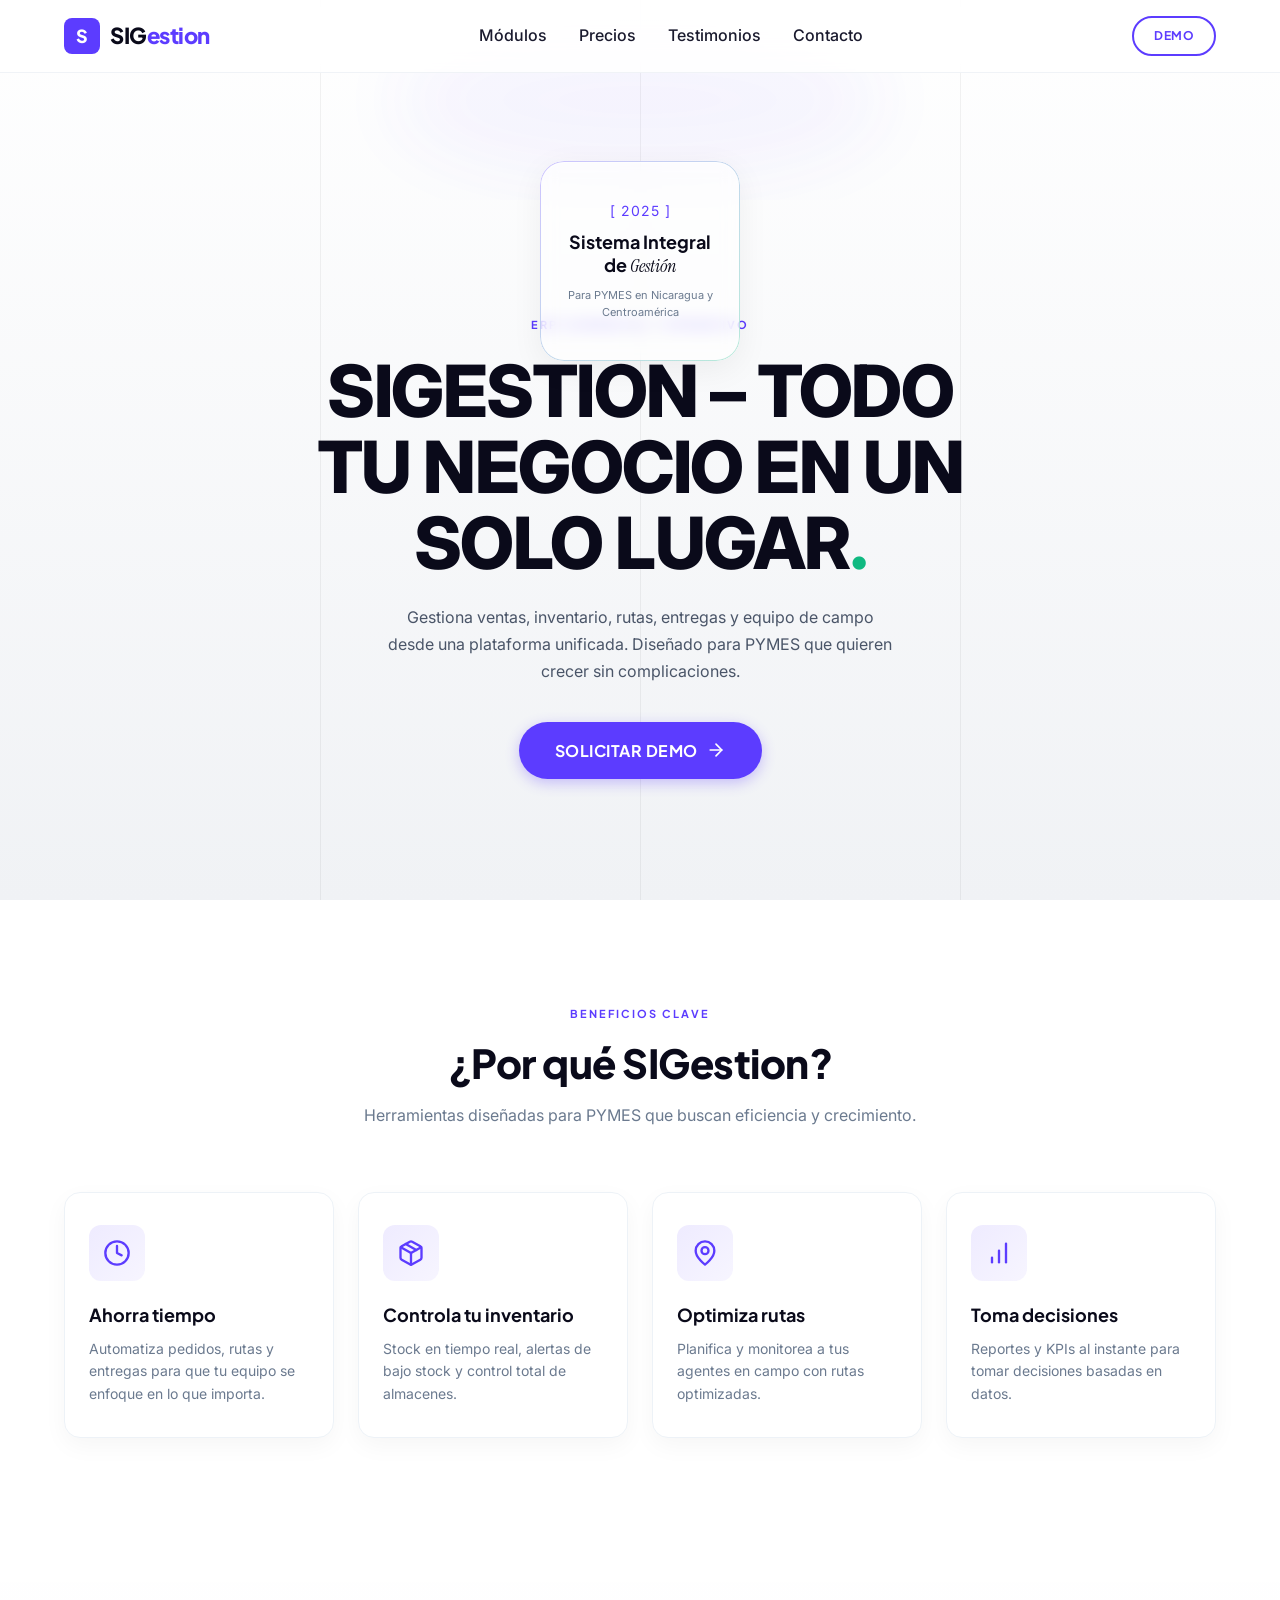
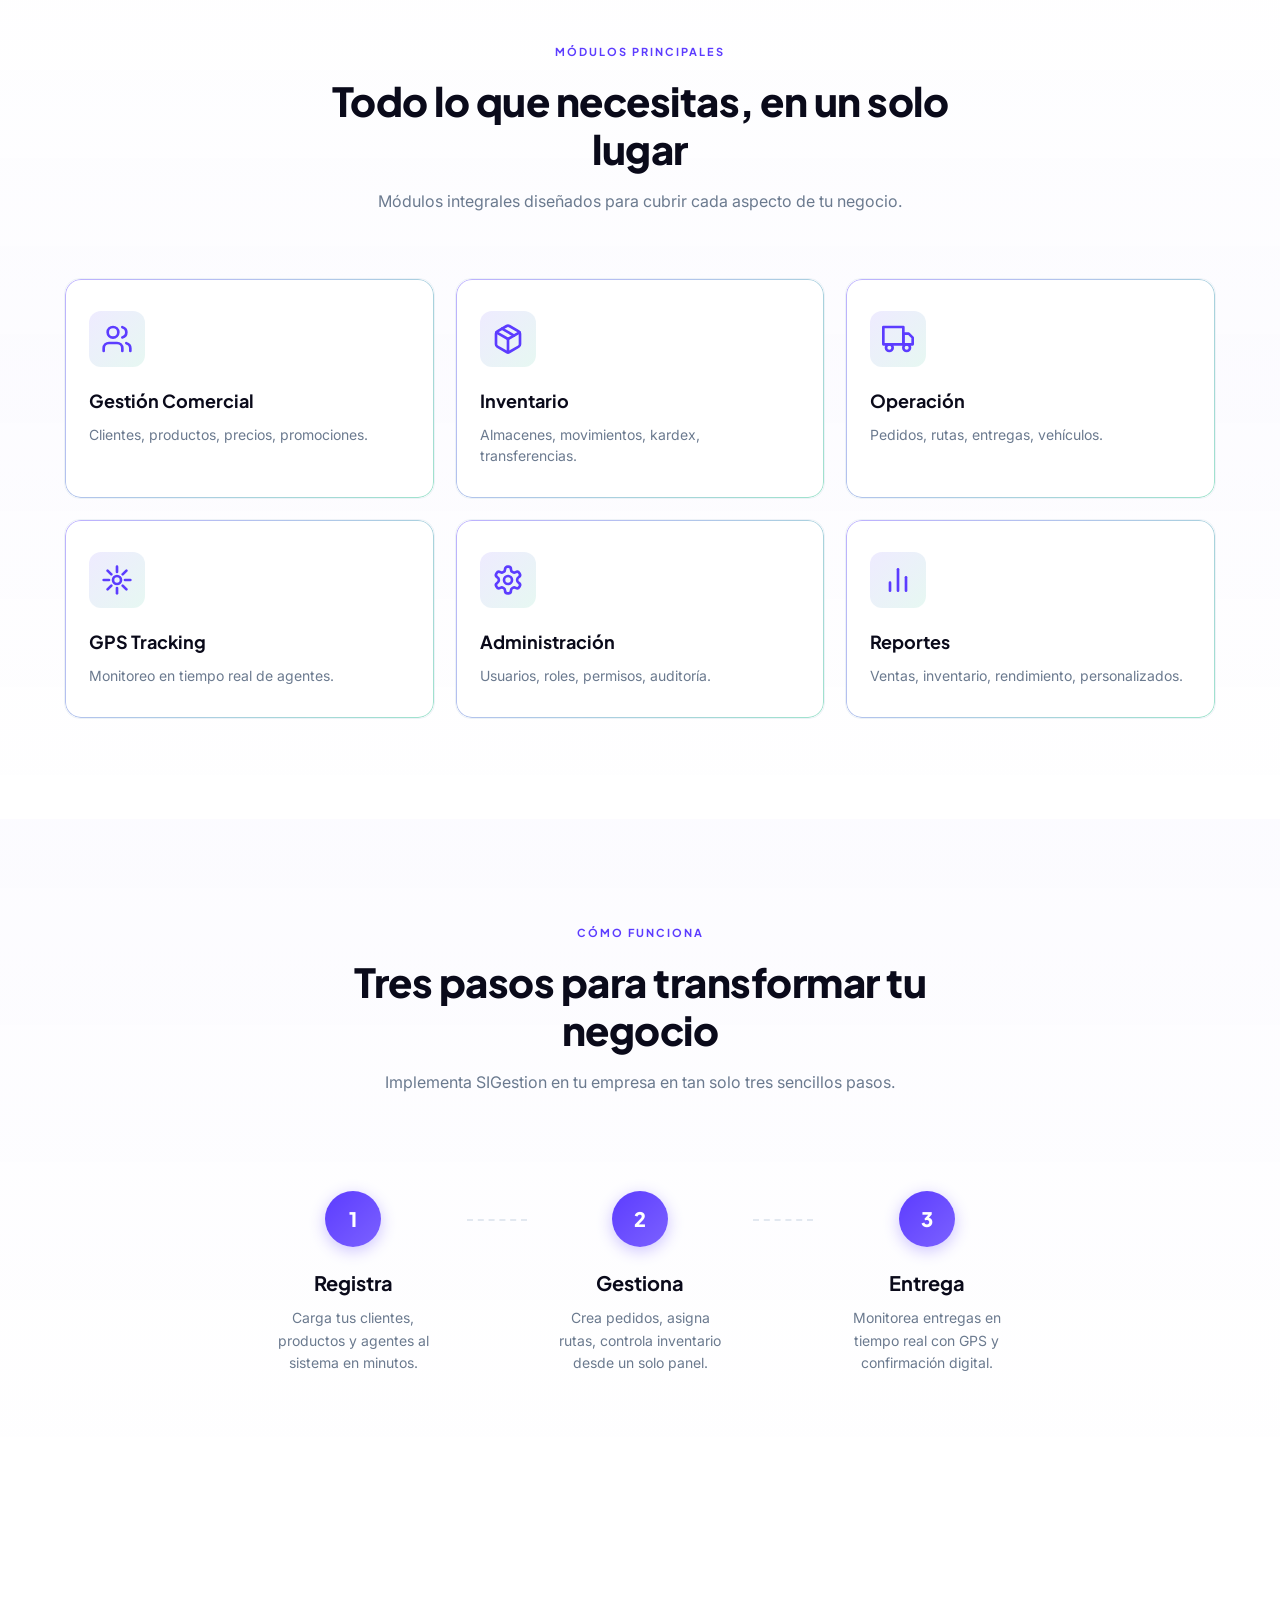
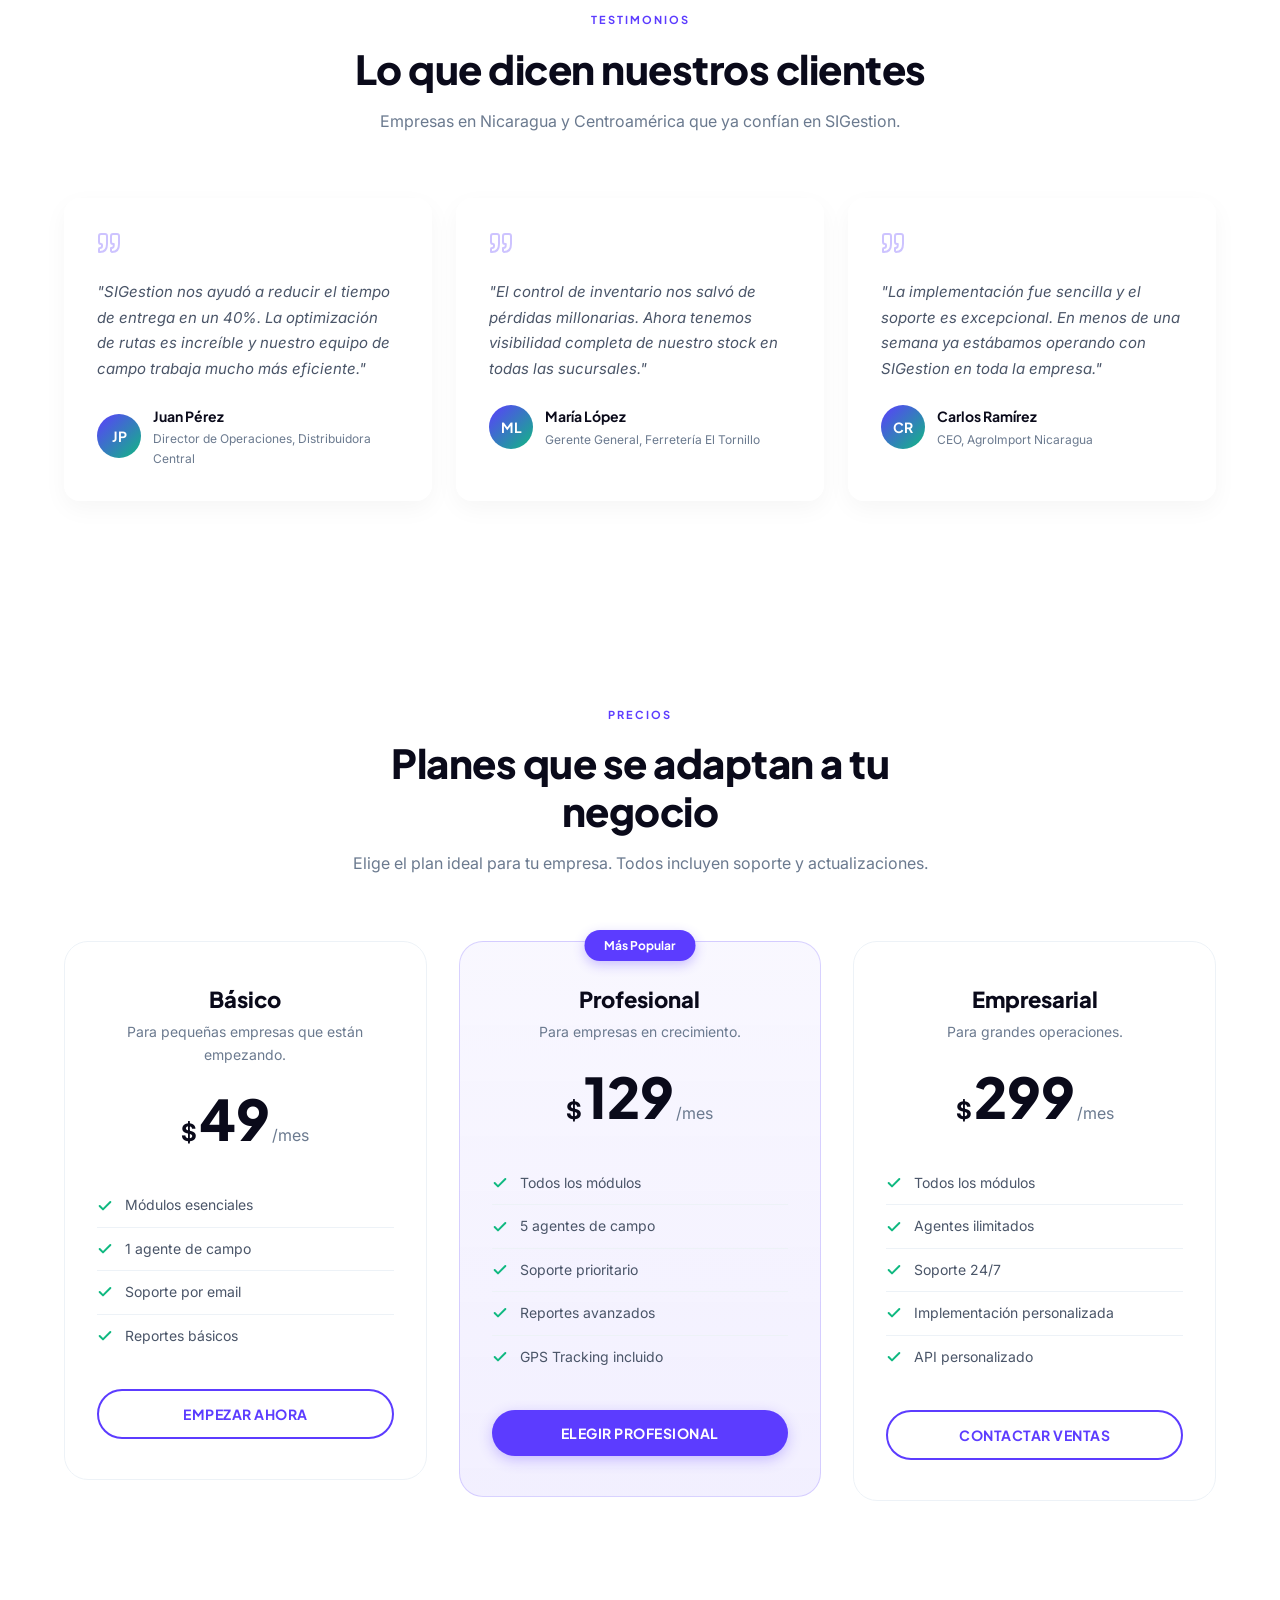
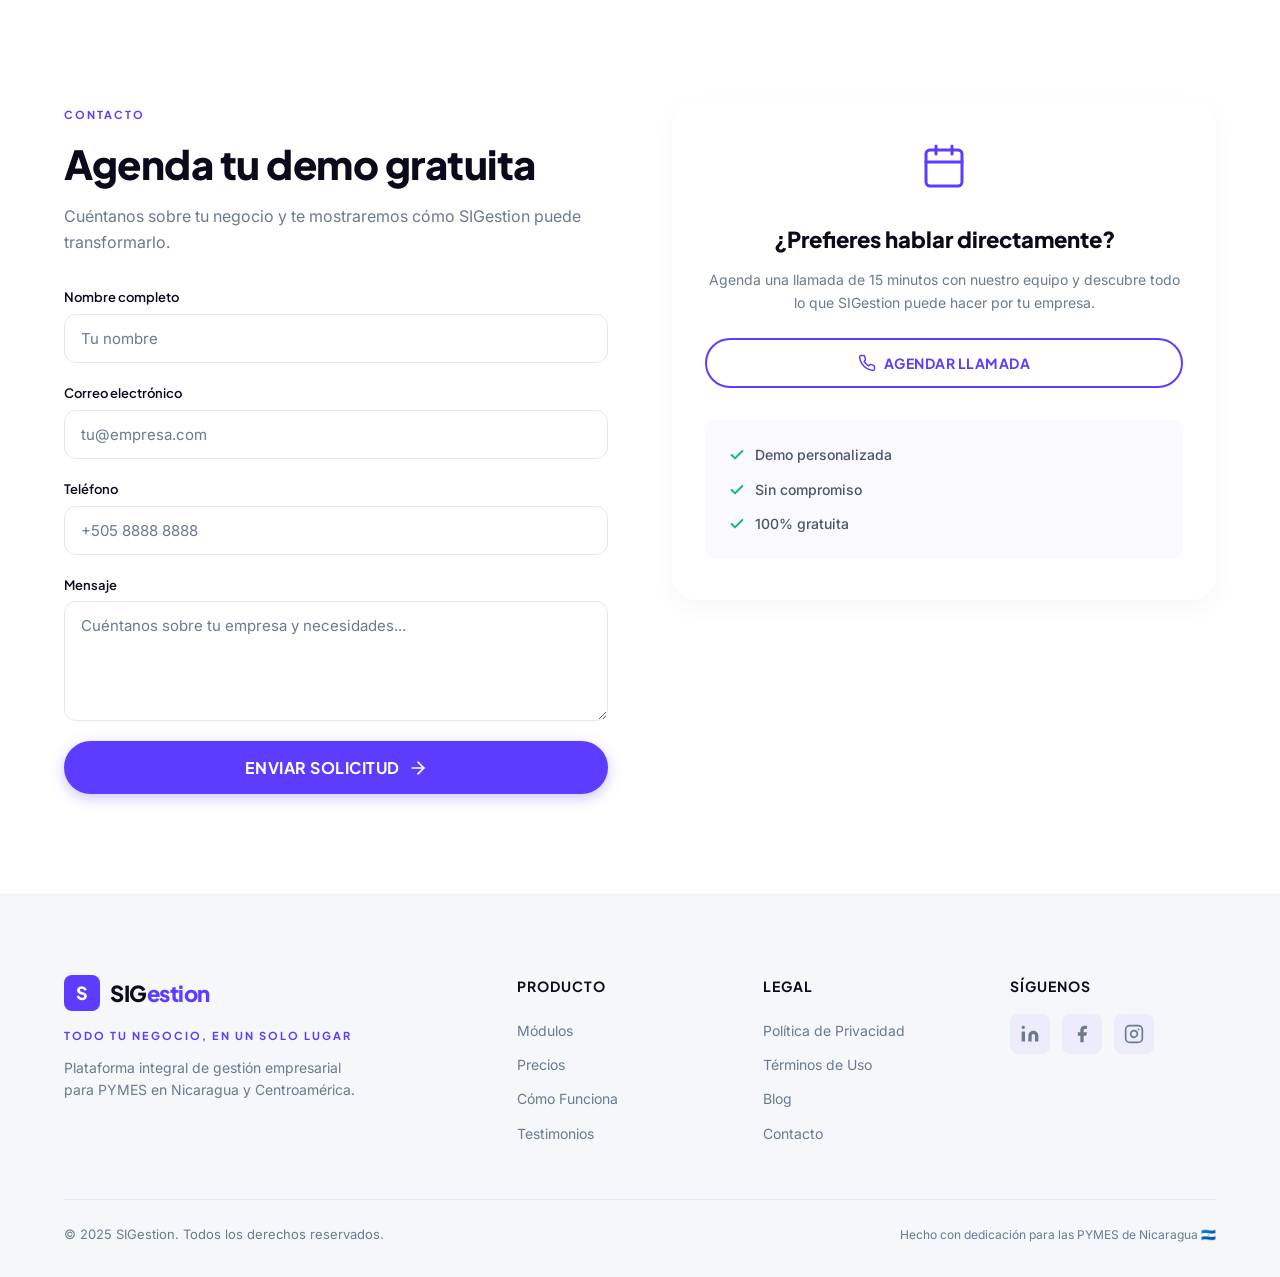
<file: indexold.html>
<!DOCTYPE html>
<html lang="es">
<head>
    <meta charset="UTF-8">
    <meta name="viewport" content="width=device-width, initial-scale=1.0">
    <title>SIGestion – ERP Comercial y Operativo para PYMES en Nicaragua</title>
    <meta name="description" content="SIGestion es la plataforma integral de gestión empresarial para PYMES en Nicaragua y Centroamérica. Gestiona ventas, inventario, rutas, entregas y equipo de campo desde un solo lugar.">
    <meta name="keywords" content="ERP, gestión empresarial, PYMES, Nicaragua, inventario, ventas, rutas, entregas, GPS tracking">
    <meta name="author" content="SIGestion">
    <meta name="robots" content="index, follow">

    <!-- Open Graph -->
    <meta property="og:title" content="SIGestion – Todo tu negocio en un solo lugar">
    <meta property="og:description" content="Plataforma integral de gestión para PYMES en Nicaragua. Ventas, inventario, rutas, entregas y más.">
    <meta property="og:type" content="website">
    <meta property="og:url" content="https://sigestion.com">
    <meta property="og:image" content="https://sigestion.com/og-image.png">
    <meta property="og:locale" content="es_NI">

    <!-- Twitter Card -->
    <meta name="twitter:card" content="summary_large_image">
    <meta name="twitter:title" content="SIGestion – Todo tu negocio en un solo lugar">
    <meta name="twitter:description" content="Plataforma integral de gestión para PYMES en Nicaragua.">

    <!-- JSON-LD Structured Data -->
    <script type="application/ld+json">
    {
        "@context": "https://schema.org",
        "@type": "SoftwareApplication",
        "name": "SIGestion",
        "applicationCategory": "BusinessApplication",
        "description": "Sistema integral de gestión empresarial para PYMES en Nicaragua y Centroamérica.",
        "operatingSystem": "Web",
        "offers": {
            "@type": "Offer",
            "price": "0",
            "priceCurrency": "USD"
        },
        "author": {
            "@type": "Organization",
            "name": "SIGestion"
        }
    }
    </script>

    <!-- Fonts -->
    <link rel="preconnect" href="https://fonts.googleapis.com">
    <link rel="preconnect" href="https://fonts.gstatic.com" crossorigin>
    <link href="https://fonts.googleapis.com/css2?family=Instrument+Serif:ital@1&family=Inter:wght@400;500;600;700;800;900&family=Plus+Jakarta+Sans:wght@500;600;700;800&display=swap" rel="stylesheet">

    <!-- Styles -->
    <link rel="stylesheet" href="styles.css">
</head>
<body>

    <!-- Grid Lines (Desktop) -->
    <div class="grid-lines" aria-hidden="true">
        <div class="grid-line"></div>
        <div class="grid-line"></div>
        <div class="grid-line"></div>
    </div>

    <!-- SVG Glow -->
    <div class="central-glow" aria-hidden="true">
        <svg width="600" height="200" viewBox="0 0 600 200" fill="none" xmlns="http://www.w3.org/2000/svg">
            <defs>
                <filter id="glow-blur" x="-50%" y="-50%" width="200%" height="200%">
                    <feGaussianBlur stdDeviation="40" />
                </filter>
            </defs>
            <ellipse cx="300" cy="100" rx="250" ry="80" fill="#5C3CFF" opacity="0.08" filter="url(#glow-blur)" />
        </svg>
    </div>

    <!-- ===== HEADER / NAVIGATION ===== -->
    <header class="header" id="header" role="banner">
        <div class="container header-inner">
            <a href="#" class="logo" aria-label="SIGestion - Inicio">
                <span class="logo-icon">S</span>
                <span class="logo-text">SIG<span class="logo-highlight">estion</span></span>
            </a>

            <nav class="desktop-nav" aria-label="Navegación principal">
                <a href="#modulos" class="nav-link">Módulos</a>
                <a href="#precios" class="nav-link">Precios</a>
                <a href="#testimonios" class="nav-link">Testimonios</a>
                <a href="#contacto" class="nav-link">Contacto</a>
            </nav>

            <div class="header-actions">
                <a href="#contacto" class="btn btn-outline-purple btn-sm">Demo</a>
                <button class="hamburger" id="menu-toggle" aria-label="Abrir menú" aria-expanded="false">
                    <span class="hamburger-line"></span>
                    <span class="hamburger-line"></span>
                    <span class="hamburger-line"></span>
                </button>
            </div>
        </div>

        <!-- Mobile Menu -->
        <div class="mobile-menu" id="mobile-menu" role="dialog" aria-label="Menú de navegación" aria-hidden="true">
            <div class="mobile-menu-header">
                <a href="#" class="logo" aria-label="SIGestion">
                    <span class="logo-icon">S</span>
                    <span class="logo-text">SIG<span class="logo-highlight">estion</span></span>
                </a>
                <button class="menu-close" id="menu-close" aria-label="Cerrar menú">
                    <svg width="24" height="24" viewBox="0 0 24 24" fill="none" stroke="currentColor" stroke-width="2" stroke-linecap="round" stroke-linejoin="round"><line x1="18" y1="6" x2="6" y2="18"/><line x1="6" y1="6" x2="18" y2="18"/></svg>
                </button>
            </div>
            <nav class="mobile-nav" aria-label="Navegación móvil">
                <a href="#modulos" class="mobile-link">Módulos</a>
                <a href="#precios" class="mobile-link">Precios</a>
                <a href="#testimonios" class="mobile-link">Testimonios</a>
                <a href="#contacto" class="mobile-link">Contacto</a>
                <a href="#contacto" class="btn btn-primary btn-full">Solicitar Demo</a>
            </nav>
        </div>
    </header>

    <!-- ===== HERO SECTION ===== -->
    <section class="hero" id="hero">
        <div class="container hero-content">
            <!-- Liquid Glass Card -->
            <div class="glass-card animate-on-scroll">
                <span class="glass-tag">[ 2025 ]</span>
                <h2 class="glass-headline">Sistema Integral de <em>Gestión</em></h2>
                <p class="glass-desc">Para PYMES en Nicaragua y Centroamérica</p>
            </div>

            <div class="hero-text">
                <span class="hero-eyebrow animate-on-scroll">ERP Comercial y Operativo</span>
                <h1 class="hero-title animate-on-scroll">
                    SIGestion – Todo tu negocio en un solo lugar<span class="text-green">.</span>
                </h1>
                <p class="hero-description animate-on-scroll">
                    Gestiona ventas, inventario, rutas, entregas y equipo de campo desde una plataforma unificada. Diseñado para PYMES que quieren crecer sin complicaciones.
                </p>
                <div class="hero-cta animate-on-scroll">
                    <a href="#contacto" class="btn btn-primary btn-lg">
                        Solicitar Demo
                        <svg class="btn-icon" width="20" height="20" viewBox="0 0 24 24" fill="none" stroke="currentColor" stroke-width="2" stroke-linecap="round" stroke-linejoin="round"><line x1="5" y1="12" x2="19" y2="12"/><polyline points="12 5 19 12 12 19"/></svg>
                    </a>
                </div>
            </div>
        </div>
    </section>

    <!-- ===== FEATURES SECTION (Beneficios Clave) ===== -->
    <section class="section features" id="beneficios">
        <div class="container">
            <div class="section-header animate-on-scroll">
                <span class="section-tag">Beneficios Clave</span>
                <h2 class="section-title">¿Por qué SIGestion?</h2>
                <p class="section-subtitle">Herramientas diseñadas para PYMES que buscan eficiencia y crecimiento.</p>
            </div>

            <div class="features-grid">
                <!-- Card 1 -->
                <div class="feature-card animate-on-scroll">
                    <div class="feature-icon">
                        <svg width="28" height="28" viewBox="0 0 24 24" fill="none" stroke="currentColor" stroke-width="2" stroke-linecap="round" stroke-linejoin="round"><circle cx="12" cy="12" r="10"/><polyline points="12 6 12 12 16 14"/></svg>
                    </div>
                    <h3 class="feature-title">Ahorra tiempo</h3>
                    <p class="feature-desc">Automatiza pedidos, rutas y entregas para que tu equipo se enfoque en lo que importa.</p>
                </div>

                <!-- Card 2 -->
                <div class="feature-card animate-on-scroll">
                    <div class="feature-icon">
                        <svg width="28" height="28" viewBox="0 0 24 24" fill="none" stroke="currentColor" stroke-width="2" stroke-linecap="round" stroke-linejoin="round"><path d="m7.5 4.27 9 5.15"/><path d="M21 8a2 2 0 0 0-1-1.73l-7-4a2 2 0 0 0-2 0l-7 4A2 2 0 0 0 3 8v8a2 2 0 0 0 1 1.73l7 4a2 2 0 0 0 2 0l7-4A2 2 0 0 0 21 16Z"/><path d="m3.3 7 8.7 5 8.7-5"/><path d="M12 22V12"/></svg>
                    </div>
                    <h3 class="feature-title">Controla tu inventario</h3>
                    <p class="feature-desc">Stock en tiempo real, alertas de bajo stock y control total de almacenes.</p>
                </div>

                <!-- Card 3 -->
                <div class="feature-card animate-on-scroll">
                    <div class="feature-icon">
                        <svg width="28" height="28" viewBox="0 0 24 24" fill="none" stroke="currentColor" stroke-width="2" stroke-linecap="round" stroke-linejoin="round"><path d="M20 10c0 6-8 12-8 12s-8-6-8-12a8 8 0 0 1 16 0Z"/><circle cx="12" cy="10" r="3"/></svg>
                    </div>
                    <h3 class="feature-title">Optimiza rutas</h3>
                    <p class="feature-desc">Planifica y monitorea a tus agentes en campo con rutas optimizadas.</p>
                </div>

                <!-- Card 4 -->
                <div class="feature-card animate-on-scroll">
                    <div class="feature-icon">
                        <svg width="28" height="28" viewBox="0 0 24 24" fill="none" stroke="currentColor" stroke-width="2" stroke-linecap="round" stroke-linejoin="round"><line x1="12" y1="20" x2="12" y2="10"/><line x1="18" y1="20" x2="18" y2="4"/><line x1="6" y1="20" x2="6" y2="16"/></svg>
                    </div>
                    <h3 class="feature-title">Toma decisiones</h3>
                    <p class="feature-desc">Reportes y KPIs al instante para tomar decisiones basadas en datos.</p>
                </div>
            </div>
        </div>
    </section>

    <!-- ===== MODULES SHOWCASE (Módulos Principales) ===== -->
    <section class="section modules" id="modulos">
        <div class="container">
            <div class="section-header animate-on-scroll">
                <span class="section-tag">Módulos Principales</span>
                <h2 class="section-title">Todo lo que necesitas, en un solo lugar</h2>
                <p class="section-subtitle">Módulos integrales diseñados para cubrir cada aspecto de tu negocio.</p>
            </div>

            <div class="modules-grid">
                <!-- Module 1 -->
                <div class="module-card animate-on-scroll" tabindex="0" role="button" aria-label="Módulo de Gestión Comercial">
                    <div class="module-icon">
                        <svg width="32" height="32" viewBox="0 0 24 24" fill="none" stroke="currentColor" stroke-width="2" stroke-linecap="round" stroke-linejoin="round"><path d="M16 21v-2a4 4 0 0 0-4-4H6a4 4 0 0 0-4 4v2"/><circle cx="9" cy="7" r="4"/><path d="M22 21v-2a4 4 0 0 0-3-3.87"/><path d="M16 3.13a4 4 0 0 1 0 7.75"/></svg>
                    </div>
                    <h3 class="module-title">Gestión Comercial</h3>
                    <p class="module-desc">Clientes, productos, precios, promociones.</p>
                    <div class="module-details">
                        <p>Administra tu cartera de clientes, catálogo de productos con precios flexibles, promociones por temporada y seguimiento de ventas por vendedor.</p>
                    </div>
                </div>

                <!-- Module 2 -->
                <div class="module-card animate-on-scroll" tabindex="0" role="button" aria-label="Módulo de Inventario">
                    <div class="module-icon">
                        <svg width="32" height="32" viewBox="0 0 24 24" fill="none" stroke="currentColor" stroke-width="2" stroke-linecap="round" stroke-linejoin="round"><path d="m7.5 4.27 9 5.15"/><path d="M21 8a2 2 0 0 0-1-1.73l-7-4a2 2 0 0 0-2 0l-7 4A2 2 0 0 0 3 8v8a2 2 0 0 0 1 1.73l7 4a2 2 0 0 0 2 0l7-4A2 2 0 0 0 21 16Z"/><path d="m3.3 7 8.7 5 8.7-5"/><path d="M12 22V12"/></svg>
                    </div>
                    <h3 class="module-title">Inventario</h3>
                    <p class="module-desc">Almacenes, movimientos, kardex, transferencias.</p>
                    <div class="module-details">
                        <p>Control completo de almacenes con kardex electrónico, movimientos de entrada y salida, transferencias entre sucursales y alertas automáticas.</p>
                    </div>
                </div>

                <!-- Module 3 -->
                <div class="module-card animate-on-scroll" tabindex="0" role="button" aria-label="Módulo de Operación">
                    <div class="module-icon">
                        <svg width="32" height="32" viewBox="0 0 24 24" fill="none" stroke="currentColor" stroke-width="2" stroke-linecap="round" stroke-linejoin="round"><rect x="1" y="3" width="15" height="13"/><polygon points="16 8 20 8 23 11 23 16 16 16 16 8"/><circle cx="5.5" cy="18.5" r="2.5"/><circle cx="18.5" cy="18.5" r="2.5"/></svg>
                    </div>
                    <h3 class="module-title">Operación</h3>
                    <p class="module-desc">Pedidos, rutas, entregas, vehículos.</p>
                    <div class="module-details">
                        <p>Gestiona pedidos de principio a fin: desde la captura hasta la entrega, con planificación de rutas y seguimiento de vehículos en tiempo real.</p>
                    </div>
                </div>

                <!-- Module 4 -->
                <div class="module-card animate-on-scroll" tabindex="0" role="button" aria-label="Módulo de GPS Tracking">
                    <div class="module-icon">
                        <svg width="32" height="32" viewBox="0 0 24 24" fill="none" stroke="currentColor" stroke-width="2" stroke-linecap="round" stroke-linejoin="round"><circle cx="12" cy="12" r="3"/><path d="M12 2v4"/><path d="M12 18v4"/><path d="m4.93 4.93 2.83 2.83"/><path d="m16.24 16.24 2.83 2.83"/><path d="M2 12h4"/><path d="M18 12h4"/><path d="m4.93 19.07 2.83-2.83"/><path d="m16.24 7.76 2.83-2.83"/></svg>
                    </div>
                    <h3 class="module-title">GPS Tracking</h3>
                    <p class="module-desc">Monitoreo en tiempo real de agentes.</p>
                    <div class="module-details">
                        <p>Ubica a tu equipo de campo en tiempo real, revisa historial de rutas y optimiza cobertura geográfica para máximo rendimiento.</p>
                    </div>
                </div>

                <!-- Module 5 -->
                <div class="module-card animate-on-scroll" tabindex="0" role="button" aria-label="Módulo de Administración">
                    <div class="module-icon">
                        <svg width="32" height="32" viewBox="0 0 24 24" fill="none" stroke="currentColor" stroke-width="2" stroke-linecap="round" stroke-linejoin="round"><path d="M12.22 2h-.44a2 2 0 0 0-2 2v.18a2 2 0 0 1-1 1.73l-.43.25a2 2 0 0 1-2 0l-.15-.08a2 2 0 0 0-2.73.73l-.22.38a2 2 0 0 0 .73 2.73l.15.1a2 2 0 0 1 1 1.72v.51a2 2 0 0 1-1 1.74l-.15.09a2 2 0 0 0-.73 2.73l.22.38a2 2 0 0 0 2.73.73l.15-.08a2 2 0 0 1 2 0l.43.25a2 2 0 0 1 1 1.73V20a2 2 0 0 0 2 2h.44a2 2 0 0 0 2-2v-.18a2 2 0 0 1 1-1.73l.43-.25a2 2 0 0 1 2 0l.15.08a2 2 0 0 0 2.73-.73l.22-.39a2 2 0 0 0-.73-2.73l-.15-.08a2 2 0 0 1-1-1.74v-.5a2 2 0 0 1 1-1.74l.15-.09a2 2 0 0 0 .73-2.73l-.22-.38a2 2 0 0 0-2.73-.73l-.15.08a2 2 0 0 1-2 0l-.43-.25a2 2 0 0 1-1-1.73V4a2 2 0 0 0-2-2z"/><circle cx="12" cy="12" r="3"/></svg>
                    </div>
                    <h3 class="module-title">Administración</h3>
                    <p class="module-desc">Usuarios, roles, permisos, auditoría.</p>
                    <div class="module-details">
                        <p>Control granular de acceso con roles personalizados, permisos por módulo y registro de auditoría completo para cada acción del sistema.</p>
                    </div>
                </div>

                <!-- Module 6 -->
                <div class="module-card animate-on-scroll" tabindex="0" role="button" aria-label="Módulo de Reportes">
                    <div class="module-icon">
                        <svg width="32" height="32" viewBox="0 0 24 24" fill="none" stroke="currentColor" stroke-width="2" stroke-linecap="round" stroke-linejoin="round"><line x1="18" y1="20" x2="18" y2="10"/><line x1="12" y1="20" x2="12" y2="4"/><line x1="6" y1="20" x2="6" y2="14"/></svg>
                    </div>
                    <h3 class="module-title">Reportes</h3>
                    <p class="module-desc">Ventas, inventario, rendimiento, personalizados.</p>
                    <div class="module-details">
                        <p>Dashboards interactivos con reportes de ventas, rotación de inventario, rendimiento por vendedor y reportes personalizados exportables.</p>
                    </div>
                </div>
            </div>
        </div>
    </section>

    <!-- ===== HOW IT WORKS ===== -->
    <section class="section how-it-works" id="como-funciona">
        <div class="container">
            <div class="section-header animate-on-scroll">
                <span class="section-tag">Cómo Funciona</span>
                <h2 class="section-title">Tres pasos para transformar tu negocio</h2>
                <p class="section-subtitle">Implementa SIGestion en tu empresa en tan solo tres sencillos pasos.</p>
            </div>

            <div class="steps-container">
                <!-- Step 1 -->
                <div class="step animate-on-scroll">
                    <div class="step-number">1</div>
                    <div class="step-content">
                        <h3 class="step-title">Registra</h3>
                        <p class="step-desc">Carga tus clientes, productos y agentes al sistema en minutos.</p>
                    </div>
                </div>

                <div class="step-connector animate-on-scroll" aria-hidden="true"></div>

                <!-- Step 2 -->
                <div class="step animate-on-scroll">
                    <div class="step-number">2</div>
                    <div class="step-content">
                        <h3 class="step-title">Gestiona</h3>
                        <p class="step-desc">Crea pedidos, asigna rutas, controla inventario desde un solo panel.</p>
                    </div>
                </div>

                <div class="step-connector animate-on-scroll" aria-hidden="true"></div>

                <!-- Step 3 -->
                <div class="step animate-on-scroll">
                    <div class="step-number">3</div>
                    <div class="step-content">
                        <h3 class="step-title">Entrega</h3>
                        <p class="step-desc">Monitorea entregas en tiempo real con GPS y confirmación digital.</p>
                    </div>
                </div>
            </div>
        </div>
    </section>

    <!-- ===== TESTIMONIALS ===== -->
    <section class="section testimonials" id="testimonios">
        <div class="container">
            <div class="section-header animate-on-scroll">
                <span class="section-tag">Testimonios</span>
                <h2 class="section-title">Lo que dicen nuestros clientes</h2>
                <p class="section-subtitle">Empresas en Nicaragua y Centroamérica que ya confían en SIGestion.</p>
            </div>

            <div class="testimonials-grid">
                <!-- Testimonial 1 -->
                <div class="testimonial-card animate-on-scroll">
                    <div class="testimonial-quote">
                        <svg width="24" height="24" viewBox="0 0 24 24" fill="none" stroke="#5C3CFF" stroke-width="2" stroke-linecap="round" stroke-linejoin="round" opacity="0.3"><path d="M3 21c3 0 7-1 7-8V5c0-1.25-.756-2.017-2-2H4c-1.25 0-2 .75-2 1.972V11c0 1.25.75 2 2 2 1 0 1 0 1 1v1c0 1-1 2-2 2s-1 .008-1 1.031V21z"/><path d="M15 21c3 0 7-1 7-8V5c0-1.25-.757-2.017-2-2h-4c-1.25 0-2 .75-2 1.972V11c0 1.25.75 2 2 2h.75c0 2.25.25 4-2.75 4v3z"/></svg>
                    </div>
                    <p class="testimonial-text">"SIGestion nos ayudó a reducir el tiempo de entrega en un 40%. La optimización de rutas es increíble y nuestro equipo de campo trabaja mucho más eficiente."</p>
                    <div class="testimonial-author">
                        <div class="testimonial-avatar">JP</div>
                        <div>
                            <strong class="testimonial-name">Juan Pérez</strong>
                            <span class="testimonial-role">Director de Operaciones, Distribuidora Central</span>
                        </div>
                    </div>
                </div>

                <!-- Testimonial 2 -->
                <div class="testimonial-card animate-on-scroll">
                    <div class="testimonial-quote">
                        <svg width="24" height="24" viewBox="0 0 24 24" fill="none" stroke="#5C3CFF" stroke-width="2" stroke-linecap="round" stroke-linejoin="round" opacity="0.3"><path d="M3 21c3 0 7-1 7-8V5c0-1.25-.756-2.017-2-2H4c-1.25 0-2 .75-2 1.972V11c0 1.25.75 2 2 2 1 0 1 0 1 1v1c0 1-1 2-2 2s-1 .008-1 1.031V21z"/><path d="M15 21c3 0 7-1 7-8V5c0-1.25-.757-2.017-2-2h-4c-1.25 0-2 .75-2 1.972V11c0 1.25.75 2 2 2h.75c0 2.25.25 4-2.75 4v3z"/></svg>
                    </div>
                    <p class="testimonial-text">"El control de inventario nos salvó de pérdidas millonarias. Ahora tenemos visibilidad completa de nuestro stock en todas las sucursales."</p>
                    <div class="testimonial-author">
                        <div class="testimonial-avatar">ML</div>
                        <div>
                            <strong class="testimonial-name">María López</strong>
                            <span class="testimonial-role">Gerente General, Ferretería El Tornillo</span>
                        </div>
                    </div>
                </div>

                <!-- Testimonial 3 -->
                <div class="testimonial-card animate-on-scroll">
                    <div class="testimonial-quote">
                        <svg width="24" height="24" viewBox="0 0 24 24" fill="none" stroke="#5C3CFF" stroke-width="2" stroke-linecap="round" stroke-linejoin="round" opacity="0.3"><path d="M3 21c3 0 7-1 7-8V5c0-1.25-.756-2.017-2-2H4c-1.25 0-2 .75-2 1.972V11c0 1.25.75 2 2 2 1 0 1 0 1 1v1c0 1-1 2-2 2s-1 .008-1 1.031V21z"/><path d="M15 21c3 0 7-1 7-8V5c0-1.25-.757-2.017-2-2h-4c-1.25 0-2 .75-2 1.972V11c0 1.25.75 2 2 2h.75c0 2.25.25 4-2.75 4v3z"/></svg>
                    </div>
                    <p class="testimonial-text">"La implementación fue sencilla y el soporte es excepcional. En menos de una semana ya estábamos operando con SIGestion en toda la empresa."</p>
                    <div class="testimonial-author">
                        <div class="testimonial-avatar">CR</div>
                        <div>
                            <strong class="testimonial-name">Carlos Ramírez</strong>
                            <span class="testimonial-role">CEO, AgroImport Nicaragua</span>
                        </div>
                    </div>
                </div>
            </div>
        </div>
    </section>

    <!-- ===== PRICING ===== -->
    <section class="section pricing" id="precios">
        <div class="container">
            <div class="section-header animate-on-scroll">
                <span class="section-tag">Precios</span>
                <h2 class="section-title">Planes que se adaptan a tu negocio</h2>
                <p class="section-subtitle">Elige el plan ideal para tu empresa. Todos incluyen soporte y actualizaciones.</p>
            </div>

            <div class="pricing-grid">
                <!-- Básico -->
                <div class="pricing-card animate-on-scroll">
                    <div class="pricing-header">
                        <h3 class="pricing-name">Básico</h3>
                        <p class="pricing-desc">Para pequeñas empresas que están empezando.</p>
                    </div>
                    <div class="pricing-price">
                        <span class="pricing-currency">$</span>
                        <span class="pricing-amount">49</span>
                        <span class="pricing-period">/mes</span>
                    </div>
                    <ul class="pricing-features">
                        <li class="pricing-feature">
                            <svg width="16" height="16" viewBox="0 0 24 24" fill="none" stroke="#10B981" stroke-width="3" stroke-linecap="round" stroke-linejoin="round"><polyline points="20 6 9 17 4 12"/></svg>
                            Módulos esenciales
                        </li>
                        <li class="pricing-feature">
                            <svg width="16" height="16" viewBox="0 0 24 24" fill="none" stroke="#10B981" stroke-width="3" stroke-linecap="round" stroke-linejoin="round"><polyline points="20 6 9 17 4 12"/></svg>
                            1 agente de campo
                        </li>
                        <li class="pricing-feature">
                            <svg width="16" height="16" viewBox="0 0 24 24" fill="none" stroke="#10B981" stroke-width="3" stroke-linecap="round" stroke-linejoin="round"><polyline points="20 6 9 17 4 12"/></svg>
                            Soporte por email
                        </li>
                        <li class="pricing-feature">
                            <svg width="16" height="16" viewBox="0 0 24 24" fill="none" stroke="#10B981" stroke-width="3" stroke-linecap="round" stroke-linejoin="round"><polyline points="20 6 9 17 4 12"/></svg>
                            Reportes básicos
                        </li>
                    </ul>
                    <a href="#contacto" class="btn btn-outline-purple btn-full">Empezar Ahora</a>
                </div>

                <!-- Profesional (Highlighted) -->
                <div class="pricing-card pricing-card-featured animate-on-scroll">
                    <div class="pricing-badge">Más Popular</div>
                    <div class="pricing-header">
                        <h3 class="pricing-name">Profesional</h3>
                        <p class="pricing-desc">Para empresas en crecimiento.</p>
                    </div>
                    <div class="pricing-price">
                        <span class="pricing-currency">$</span>
                        <span class="pricing-amount">129</span>
                        <span class="pricing-period">/mes</span>
                    </div>
                    <ul class="pricing-features">
                        <li class="pricing-feature">
                            <svg width="16" height="16" viewBox="0 0 24 24" fill="none" stroke="#10B981" stroke-width="3" stroke-linecap="round" stroke-linejoin="round"><polyline points="20 6 9 17 4 12"/></svg>
                            Todos los módulos
                        </li>
                        <li class="pricing-feature">
                            <svg width="16" height="16" viewBox="0 0 24 24" fill="none" stroke="#10B981" stroke-width="3" stroke-linecap="round" stroke-linejoin="round"><polyline points="20 6 9 17 4 12"/></svg>
                            5 agentes de campo
                        </li>
                        <li class="pricing-feature">
                            <svg width="16" height="16" viewBox="0 0 24 24" fill="none" stroke="#10B981" stroke-width="3" stroke-linecap="round" stroke-linejoin="round"><polyline points="20 6 9 17 4 12"/></svg>
                            Soporte prioritario
                        </li>
                        <li class="pricing-feature">
                            <svg width="16" height="16" viewBox="0 0 24 24" fill="none" stroke="#10B981" stroke-width="3" stroke-linecap="round" stroke-linejoin="round"><polyline points="20 6 9 17 4 12"/></svg>
                            Reportes avanzados
                        </li>
                        <li class="pricing-feature">
                            <svg width="16" height="16" viewBox="0 0 24 24" fill="none" stroke="#10B981" stroke-width="3" stroke-linecap="round" stroke-linejoin="round"><polyline points="20 6 9 17 4 12"/></svg>
                            GPS Tracking incluido
                        </li>
                    </ul>
                    <a href="#contacto" class="btn btn-primary btn-full">Elegir Profesional</a>
                </div>

                <!-- Empresarial -->
                <div class="pricing-card animate-on-scroll">
                    <div class="pricing-header">
                        <h3 class="pricing-name">Empresarial</h3>
                        <p class="pricing-desc">Para grandes operaciones.</p>
                    </div>
                    <div class="pricing-price">
                        <span class="pricing-currency">$</span>
                        <span class="pricing-amount">299</span>
                        <span class="pricing-period">/mes</span>
                    </div>
                    <ul class="pricing-features">
                        <li class="pricing-feature">
                            <svg width="16" height="16" viewBox="0 0 24 24" fill="none" stroke="#10B981" stroke-width="3" stroke-linecap="round" stroke-linejoin="round"><polyline points="20 6 9 17 4 12"/></svg>
                            Todos los módulos
                        </li>
                        <li class="pricing-feature">
                            <svg width="16" height="16" viewBox="0 0 24 24" fill="none" stroke="#10B981" stroke-width="3" stroke-linecap="round" stroke-linejoin="round"><polyline points="20 6 9 17 4 12"/></svg>
                            Agentes ilimitados
                        </li>
                        <li class="pricing-feature">
                            <svg width="16" height="16" viewBox="0 0 24 24" fill="none" stroke="#10B981" stroke-width="3" stroke-linecap="round" stroke-linejoin="round"><polyline points="20 6 9 17 4 12"/></svg>
                            Soporte 24/7
                        </li>
                        <li class="pricing-feature">
                            <svg width="16" height="16" viewBox="0 0 24 24" fill="none" stroke="#10B981" stroke-width="3" stroke-linecap="round" stroke-linejoin="round"><polyline points="20 6 9 17 4 12"/></svg>
                            Implementación personalizada
                        </li>
                        <li class="pricing-feature">
                            <svg width="16" height="16" viewBox="0 0 24 24" fill="none" stroke="#10B981" stroke-width="3" stroke-linecap="round" stroke-linejoin="round"><polyline points="20 6 9 17 4 12"/></svg>
                            API personalizado
                        </li>
                    </ul>
                    <a href="#contacto" class="btn btn-outline-purple btn-full">Contactar Ventas</a>
                </div>
            </div>
        </div>
    </section>

    <!-- ===== CONTACT / CTA FINAL ===== -->
    <section class="section contact" id="contacto">
        <div class="container">
            <div class="contact-grid">
                <!-- Form -->
                <div class="contact-form-wrapper animate-on-scroll">
                    <div class="section-header" style="text-align: left;">
                        <span class="section-tag">Contacto</span>
                        <h2 class="section-title">Agenda tu demo gratuita</h2>
                        <p class="section-subtitle">Cuéntanos sobre tu negocio y te mostraremos cómo SIGestion puede transformarlo.</p>
                    </div>

                    <form class="contact-form" id="contact-form" novalidate>
                        <div class="form-group">
                            <label for="name" class="form-label">Nombre completo</label>
                            <input type="text" id="name" name="name" class="form-input" placeholder="Tu nombre" required autocomplete="name">
                        </div>
                        <div class="form-group">
                            <label for="email" class="form-label">Correo electrónico</label>
                            <input type="email" id="email" name="email" class="form-input" placeholder="tu@empresa.com" required autocomplete="email">
                        </div>
                        <div class="form-group">
                            <label for="phone" class="form-label">Teléfono</label>
                            <input type="tel" id="phone" name="phone" class="form-input" placeholder="+505 8888 8888" autocomplete="tel">
                        </div>
                        <div class="form-group">
                            <label for="message" class="form-label">Mensaje</label>
                            <textarea id="message" name="message" class="form-input form-textarea" placeholder="Cuéntanos sobre tu empresa y necesidades..." rows="4"></textarea>
                        </div>
                        <button type="submit" class="btn btn-primary btn-full btn-lg">
                            Enviar Solicitud
                            <svg class="btn-icon" width="20" height="20" viewBox="0 0 24 24" fill="none" stroke="currentColor" stroke-width="2" stroke-linecap="round" stroke-linejoin="round"><line x1="5" y1="12" x2="19" y2="12"/><polyline points="12 5 19 12 12 19"/></svg>
                        </button>
                    </form>
                </div>

                <!-- Schedule CTA -->
                <div class="contact-schedule animate-on-scroll">
                    <div class="schedule-card">
                        <div class="schedule-icon">
                            <svg width="48" height="48" viewBox="0 0 24 24" fill="none" stroke="#5C3CFF" stroke-width="1.5" stroke-linecap="round" stroke-linejoin="round"><rect x="3" y="4" width="18" height="18" rx="2" ry="2"/><line x1="16" y1="2" x2="16" y2="6"/><line x1="8" y1="2" x2="8" y2="6"/><line x1="3" y1="10" x2="21" y2="10"/></svg>
                        </div>
                        <h3 class="schedule-title">¿Prefieres hablar directamente?</h3>
                        <p class="schedule-desc">Agenda una llamada de 15 minutos con nuestro equipo y descubre todo lo que SIGestion puede hacer por tu empresa.</p>
                        <a href="#" class="btn btn-outline-purple btn-full schedule-btn">
                            <svg width="18" height="18" viewBox="0 0 24 24" fill="none" stroke="currentColor" stroke-width="2" stroke-linecap="round" stroke-linejoin="round"><path d="M22 16.92v3a2 2 0 0 1-2.18 2 19.79 19.79 0 0 1-8.63-3.07 19.5 19.5 0 0 1-6-6 19.79 19.79 0 0 1-3.07-8.67A2 2 0 0 1 4.11 2h3a2 2 0 0 1 2 1.72 12.84 12.84 0 0 0 .7 2.81 2 2 0 0 1-.45 2.11L8.09 9.91a16 16 0 0 0 6 6l1.27-1.27a2 2 0 0 1 2.11-.45 12.84 12.84 0 0 0 2.81.7A2 2 0 0 1 22 16.92z"/></svg>
                            Agendar Llamada
                        </a>

                        <div class="schedule-features">
                            <div class="schedule-feature">
                                <svg width="16" height="16" viewBox="0 0 24 24" fill="none" stroke="#10B981" stroke-width="3" stroke-linecap="round" stroke-linejoin="round"><polyline points="20 6 9 17 4 12"/></svg>
                                Demo personalizada
                            </div>
                            <div class="schedule-feature">
                                <svg width="16" height="16" viewBox="0 0 24 24" fill="none" stroke="#10B981" stroke-width="3" stroke-linecap="round" stroke-linejoin="round"><polyline points="20 6 9 17 4 12"/></svg>
                                Sin compromiso
                            </div>
                            <div class="schedule-feature">
                                <svg width="16" height="16" viewBox="0 0 24 24" fill="none" stroke="#10B981" stroke-width="3" stroke-linecap="round" stroke-linejoin="round"><polyline points="20 6 9 17 4 12"/></svg>
                                100% gratuita
                            </div>
                        </div>
                    </div>
                </div>
            </div>
        </div>
    </section>

    <!-- ===== FOOTER ===== -->
    <footer class="footer" role="contentinfo">
        <div class="container">
            <div class="footer-grid">
                <!-- Brand -->
                <div class="footer-brand">
                    <a href="#" class="logo" aria-label="SIGestion">
                        <span class="logo-icon">S</span>
                        <span class="logo-text">SIG<span class="logo-highlight">estion</span></span>
                    </a>
                    <p class="footer-tagline">TODO TU NEGOCIO, EN UN SOLO LUGAR</p>
                    <p class="footer-desc">Plataforma integral de gestión empresarial para PYMES en Nicaragua y Centroamérica.</p>
                </div>

                <!-- Quick Links -->
                <div class="footer-links">
                    <h4 class="footer-heading">Producto</h4>
                    <a href="#modulos" class="footer-link">Módulos</a>
                    <a href="#precios" class="footer-link">Precios</a>
                    <a href="#como-funciona" class="footer-link">Cómo Funciona</a>
                    <a href="#testimonios" class="footer-link">Testimonios</a>
                </div>

                <!-- Legal -->
                <div class="footer-links">
                    <h4 class="footer-heading">Legal</h4>
                    <a href="#" class="footer-link">Política de Privacidad</a>
                    <a href="#" class="footer-link">Términos de Uso</a>
                    <a href="#" class="footer-link">Blog</a>
                    <a href="#contacto" class="footer-link">Contacto</a>
                </div>

                <!-- Social -->
                <div class="footer-links">
                    <h4 class="footer-heading">Síguenos</h4>
                    <div class="footer-social">
                        <a href="#" class="social-link" aria-label="LinkedIn">
                            <svg width="20" height="20" viewBox="0 0 24 24" fill="currentColor"><path d="M16 8a6 6 0 0 1 6 6v7h-4v-7a2 2 0 0 0-2-2 2 2 0 0 0-2 2v7h-4v-7a6 6 0 0 1 6-6z"/><rect x="2" y="9" width="4" height="12"/><circle cx="4" cy="4" r="2"/></svg>
                        </a>
                        <a href="#" class="social-link" aria-label="Facebook">
                            <svg width="20" height="20" viewBox="0 0 24 24" fill="currentColor"><path d="M18 2h-3a5 5 0 0 0-5 5v3H7v4h3v8h4v-8h3l1-4h-4V7a1 1 0 0 1 1-1h3z"/></svg>
                        </a>
                        <a href="#" class="social-link" aria-label="Instagram">
                            <svg width="20" height="20" viewBox="0 0 24 24" fill="none" stroke="currentColor" stroke-width="2" stroke-linecap="round" stroke-linejoin="round"><rect x="2" y="2" width="20" height="20" rx="5" ry="5"/><path d="M16 11.37A4 4 0 1 1 12.63 8 4 4 0 0 1 16 11.37z"/><line x1="17.5" y1="6.5" x2="17.51" y2="6.5"/></svg>
                        </a>
                    </div>
                </div>
            </div>

            <div class="footer-bottom">
                <p>&copy; 2025 SIGestion. Todos los derechos reservados.</p>
                <p class="footer-made">Hecho con dedicación para las PYMES de Nicaragua 🇳🇮</p>
            </div>
        </div>
    </footer>

    <!-- Scripts -->
    <script src="script.js"></script>
</body>
</html>
</file>
<file: styles.css>
/* =========================================
   SIGestion Landing Page – Styles
   Pure CSS, no frameworks
   ========================================= */

/* ---------- CSS Custom Properties ---------- */
:root {
    --primary: #5C3CFF;
    --primary-dark: #4A2FE0;
    --primary-light: #7B61FF;
    --secondary: #0A0A1A;
    --accent: #10B981;
    --accent-light: #34D399;
    --bg: #FFFFFF;
    --bg-light: #F0F2F5;
    --bg-card: #FFFFFF;
    --text-dark: #0A0A1A;
    --text-body: #4A5568;
    --text-muted: #6B7A8F;
    --border: #E2E8F0;
    --border-light: #EDF2F7;
    --shadow-sm: 0 2px 8px rgba(0, 0, 0, 0.04);
    --shadow-md: 0 8px 24px rgba(0, 0, 0, 0.04);
    --shadow-lg: 0 12px 40px rgba(0, 0, 0, 0.08);
    --radius-sm: 8px;
    --radius-md: 12px;
    --radius-lg: 16px;
    --radius-xl: 24px;
    --radius-full: 9999px;
    --font-sans: 'Inter', -apple-system, BlinkMacSystemFont, 'Segoe UI', sans-serif;
    --font-jakarta: 'Plus Jakarta Sans', sans-serif;
    --font-serif: 'Instrument Serif', serif;
    --transition: 0.3s cubic-bezier(0.4, 0, 0.2, 1);
    --max-width: 1200px;
}

/* ---------- Reset & Base ---------- */
*,
*::before,
*::after {
    margin: 0;
    padding: 0;
    box-sizing: border-box;
}

html {
    scroll-behavior: smooth;
    -webkit-text-size-adjust: 100%;
}

body {
    font-family: var(--font-sans);
    color: var(--text-body);
    background: linear-gradient(180deg, #FFFFFF 0%, #F0F2F5 100%);
    background-attachment: fixed;
    line-height: 1.6;
    overflow-x: hidden;
    -webkit-font-smoothing: antialiased;
    -moz-osx-font-smoothing: grayscale;
}

img {
    max-width: 100%;
    height: auto;
    display: block;
}

a {
    text-decoration: none;
    color: inherit;
}

button {
    border: none;
    background: none;
    cursor: pointer;
    font-family: inherit;
}

ul, ol {
    list-style: none;
}

/* ---------- Container ---------- */
.container {
    max-width: var(--max-width);
    margin: 0 auto;
    padding: 0 24px;
}

/* ---------- Grid Lines (Desktop) ---------- */
.grid-lines {
    position: fixed;
    top: 0;
    left: 0;
    width: 100%;
    height: 100%;
    pointer-events: none;
    z-index: 0;
    display: none;
}

@media (min-width: 1024px) {
    .grid-lines {
        display: block;
    }
}

.grid-line {
    position: absolute;
    top: 0;
    bottom: 0;
    width: 1px;
    background: rgba(0, 0, 0, 0.05);
}

.grid-line:nth-child(1) { left: 25%; }
.grid-line:nth-child(2) { left: 50%; }
.grid-line:nth-child(3) { left: 75%; }

/* ---------- Central Glow ---------- */
.central-glow {
    position: fixed;
    top: 0;
    left: 50%;
    transform: translateX(-50%);
    width: 600px;
    height: 200px;
    pointer-events: none;
    z-index: 0;
    opacity: 0.6;
}

/* ---------- Buttons ---------- */
.btn {
    display: inline-flex;
    align-items: center;
    justify-content: center;
    gap: 8px;
    font-family: var(--font-jakarta);
    font-weight: 700;
    font-size: 14px;
    padding: 12px 28px;
    border-radius: var(--radius-full);
    transition: all var(--transition);
    white-space: nowrap;
    cursor: pointer;
    text-transform: uppercase;
    letter-spacing: 0.5px;
}

.btn-sm {
    padding: 8px 20px;
    font-size: 12px;
}

.btn-lg {
    padding: 16px 36px;
    font-size: 16px;
}

.btn-full {
    width: 100%;
}

.btn-primary {
    background: var(--primary);
    color: #FFFFFF;
    box-shadow: 0 4px 14px rgba(92, 60, 255, 0.3);
}

.btn-primary:hover {
    background: var(--accent);
    box-shadow: 0 4px 20px rgba(16, 185, 129, 0.4);
    transform: translateY(-2px);
}

.btn-primary:focus-visible {
    outline: 3px solid var(--primary-light);
    outline-offset: 2px;
}

.btn-outline-purple {
    border: 2px solid var(--primary);
    color: var(--primary);
    background: transparent;
}

.btn-outline-purple:hover {
    background: var(--primary);
    color: #FFFFFF;
    transform: translateY(-2px);
}

.btn-outline-purple:focus-visible {
    outline: 3px solid var(--primary-light);
    outline-offset: 2px;
}

.btn-icon {
    flex-shrink: 0;
}

/* ---------- Header / Navigation ---------- */
.header {
    position: fixed;
    top: 0;
    left: 0;
    right: 0;
    z-index: 1000;
    background: rgba(255, 255, 255, 0.85);
    backdrop-filter: blur(20px);
    -webkit-backdrop-filter: blur(20px);
    border-bottom: 1px solid rgba(226, 232, 240, 0.5);
    transition: all var(--transition);
}

.header.scrolled {
    background: rgba(255, 255, 255, 0.95);
    box-shadow: 0 2px 20px rgba(0, 0, 0, 0.06);
}

.header-inner {
    display: flex;
    align-items: center;
    justify-content: space-between;
    height: 72px;
}

/* Logo */
.logo {
    display: flex;
    align-items: center;
    gap: 10px;
    z-index: 1001;
}

.logo-icon {
    width: 36px;
    height: 36px;
    background: var(--primary);
    color: #FFFFFF;
    border-radius: var(--radius-sm);
    display: flex;
    align-items: center;
    justify-content: center;
    font-family: var(--font-jakarta);
    font-weight: 800;
    font-size: 18px;
}

.logo-text {
    font-family: var(--font-jakarta);
    font-weight: 800;
    font-size: 22px;
    color: var(--secondary);
    letter-spacing: -0.5px;
}

.logo-highlight {
    color: var(--primary);
}

/* Desktop Nav */
.desktop-nav {
    display: none;
    align-items: center;
    gap: 32px;
}

@media (min-width: 768px) {
    .desktop-nav {
        display: flex;
    }
}

.nav-link {
    font-family: var(--font-sans);
    font-size: 16px;
    font-weight: 500;
    color: #1A1A2E;
    transition: color var(--transition);
    position: relative;
}

.nav-link::after {
    content: '';
    position: absolute;
    bottom: -4px;
    left: 0;
    width: 0;
    height: 2px;
    background: var(--primary);
    transition: width var(--transition);
    border-radius: 1px;
}

.nav-link:hover {
    color: var(--primary);
}

.nav-link:hover::after {
    width: 100%;
}

.nav-link:focus-visible {
    outline: 2px solid var(--primary);
    outline-offset: 4px;
    border-radius: 4px;
}

/* Header Actions */
.header-actions {
    display: flex;
    align-items: center;
    gap: 12px;
}

.header-actions .btn {
    display: none;
}

@media (min-width: 768px) {
    .header-actions .btn {
        display: inline-flex;
    }
}

/* Hamburger */
.hamburger {
    display: flex;
    flex-direction: column;
    gap: 5px;
    padding: 8px;
    z-index: 1001;
}

@media (min-width: 768px) {
    .hamburger {
        display: none;
    }
}

.hamburger-line {
    width: 24px;
    height: 2px;
    background: var(--secondary);
    border-radius: 2px;
    transition: all var(--transition);
}

.hamburger.active .hamburger-line:nth-child(1) {
    transform: translateY(7px) rotate(45deg);
}

.hamburger.active .hamburger-line:nth-child(2) {
    opacity: 0;
}

.hamburger.active .hamburger-line:nth-child(3) {
    transform: translateY(-7px) rotate(-45deg);
}

/* Mobile Menu */
.mobile-menu {
    position: fixed;
    top: 0;
    left: 0;
    right: 0;
    bottom: 0;
    background: rgba(255, 255, 255, 0.98);
    backdrop-filter: blur(20px);
    -webkit-backdrop-filter: blur(20px);
    z-index: 1000;
    display: flex;
    flex-direction: column;
    padding: 0 24px;
    opacity: 0;
    visibility: hidden;
    transition: all 0.4s cubic-bezier(0.4, 0, 0.2, 1);
}

.mobile-menu.active {
    opacity: 1;
    visibility: visible;
}

.mobile-menu-header {
    display: flex;
    align-items: center;
    justify-content: space-between;
    height: 72px;
}

.menu-close {
    padding: 8px;
    color: var(--secondary);
    transition: color var(--transition);
}

.menu-close:hover {
    color: var(--primary);
}

.mobile-nav {
    display: flex;
    flex-direction: column;
    gap: 8px;
    padding-top: 40px;
}

.mobile-link {
    font-size: 28px;
    font-weight: 700;
    color: var(--secondary);
    padding: 16px 0;
    transition: color var(--transition);
    transform: translateY(20px);
    opacity: 0;
}

.mobile-menu.active .mobile-link {
    transform: translateY(0);
    opacity: 1;
    transition: all 0.5s cubic-bezier(0.4, 0, 0.2, 1);
}

.mobile-menu.active .mobile-link:nth-child(1) { transition-delay: 0.1s; }
.mobile-menu.active .mobile-link:nth-child(2) { transition-delay: 0.15s; }
.mobile-menu.active .mobile-link:nth-child(3) { transition-delay: 0.2s; }
.mobile-menu.active .mobile-link:nth-child(4) { transition-delay: 0.25s; }

.mobile-link:hover {
    color: var(--primary);
}

.mobile-nav .btn {
    margin-top: 24px;
    transform: translateY(20px);
    opacity: 0;
}

.mobile-menu.active .btn {
    transform: translateY(0);
    opacity: 1;
    transition: all 0.5s cubic-bezier(0.4, 0, 0.2, 1) 0.3s;
}

/* ---------- Sections ---------- */
.section {
    padding: 100px 0;
    position: relative;
    z-index: 1;
}

.section-header {
    text-align: center;
    max-width: 640px;
    margin: 0 auto 64px;
}

.section-tag {
    display: inline-block;
    font-family: var(--font-jakarta);
    font-size: 11px;
    font-weight: 700;
    color: var(--primary);
    text-transform: uppercase;
    letter-spacing: 2px;
    margin-bottom: 16px;
}

.section-title {
    font-family: var(--font-jakarta);
    font-size: clamp(28px, 4vw, 40px);
    font-weight: 800;
    color: var(--secondary);
    line-height: 1.2;
    margin-bottom: 16px;
    letter-spacing: -0.5px;
}

.section-subtitle {
    font-size: 16px;
    color: var(--text-muted);
    line-height: 1.6;
}

/* ---------- Hero Section ---------- */
.hero {
    min-height: 100vh;
    display: flex;
    align-items: center;
    justify-content: center;
    padding: 120px 0 80px;
    position: relative;
    z-index: 1;
}

.hero-content {
    display: flex;
    flex-direction: column;
    align-items: center;
    text-align: center;
    position: relative;
}

/* Liquid Glass Card */
.glass-card {
    width: 200px;
    height: 200px;
    background: rgba(255, 255, 255, 0.6);
    backdrop-filter: blur(8px);
    -webkit-backdrop-filter: blur(8px);
    box-shadow:
        0 8px 32px rgba(0, 0, 0, 0.06),
        inset 0 1px 1px rgba(255, 255, 255, 0.8);
    border: 1px solid rgba(255, 255, 255, 0.5);
    border-radius: var(--radius-xl);
    display: flex;
    flex-direction: column;
    align-items: center;
    justify-content: center;
    padding: 24px;
    margin-bottom: -50px;
    transform: translateY(-50px);
    position: relative;
    z-index: 2;
}

.glass-card::before {
    content: '';
    position: absolute;
    inset: -1px;
    border-radius: var(--radius-xl);
    background: linear-gradient(135deg, rgba(92, 60, 255, 0.3), rgba(16, 185, 129, 0.3));
    z-index: -1;
    mask: linear-gradient(#fff 0 0) content-box, linear-gradient(#fff 0 0);
    -webkit-mask: linear-gradient(#fff 0 0) content-box, linear-gradient(#fff 0 0);
    mask-composite: exclude;
    -webkit-mask-composite: xor;
    padding: 1px;
}

.glass-tag {
    font-family: var(--font-sans);
    font-size: 14px;
    color: var(--primary);
    margin-bottom: 8px;
    letter-spacing: 1px;
}

.glass-headline {
    font-family: var(--font-jakarta);
    font-size: 18px;
    font-weight: 700;
    color: var(--secondary);
    text-align: center;
    line-height: 1.3;
}

.glass-headline em {
    font-family: var(--font-serif);
    font-style: italic;
    font-weight: 400;
}

.glass-desc {
    font-size: 11px;
    color: var(--text-muted);
    margin-top: 8px;
    text-align: center;
}

/* Hero Text */
.hero-text {
    max-width: 720px;
}

.hero-eyebrow {
    display: inline-block;
    font-family: var(--font-jakarta);
    font-size: 11px;
    font-weight: 700;
    color: var(--primary);
    text-transform: uppercase;
    letter-spacing: 2px;
    margin-bottom: 20px;
}

.hero-title {
    font-family: var(--font-sans);
    font-size: clamp(36px, 6vw, 72px);
    font-weight: 800;
    color: var(--secondary);
    line-height: 1.05;
    text-transform: uppercase;
    letter-spacing: -1.5px;
    margin-bottom: 24px;
}

.text-green {
    color: var(--accent);
}

.hero-description {
    font-size: clamp(14px, 2vw, 16px);
    color: var(--text-body);
    max-width: 512px;
    margin: 0 auto 36px;
    line-height: 1.7;
    opacity: 0.8;
}

.hero-cta {
    display: flex;
    justify-content: center;
}

/* ---------- Features Section ---------- */
.features-grid {
    display: grid;
    grid-template-columns: 1fr;
    gap: 24px;
}

@media (min-width: 640px) {
    .features-grid {
        grid-template-columns: repeat(2, 1fr);
    }
}

@media (min-width: 1024px) {
    .features-grid {
        grid-template-columns: repeat(4, 1fr);
    }
}

.feature-card {
    background: var(--bg-card);
    border: 1px solid var(--border-light);
    border-radius: var(--radius-lg);
    padding: 32px 24px;
    box-shadow: var(--shadow-md);
    transition: all var(--transition);
}

.feature-card:hover {
    transform: translateY(-6px);
    box-shadow: 0 16px 48px rgba(0, 0, 0, 0.08);
}

.feature-icon {
    width: 56px;
    height: 56px;
    background: linear-gradient(135deg, rgba(92, 60, 255, 0.1), rgba(92, 60, 255, 0.05));
    border-radius: var(--radius-md);
    display: flex;
    align-items: center;
    justify-content: center;
    margin-bottom: 20px;
    color: var(--primary);
}

.feature-title {
    font-family: var(--font-jakarta);
    font-size: 18px;
    font-weight: 700;
    color: var(--secondary);
    margin-bottom: 8px;
}

.feature-desc {
    font-size: 14px;
    color: var(--text-muted);
    line-height: 1.6;
}

/* ---------- Modules Section ---------- */
.modules {
    background: linear-gradient(180deg, transparent 0%, rgba(92, 60, 255, 0.02) 50%, transparent 100%);
}

.modules-grid {
    display: grid;
    grid-template-columns: 1fr;
    gap: 20px;
}

@media (min-width: 640px) {
    .modules-grid {
        grid-template-columns: repeat(2, 1fr);
    }
}

@media (min-width: 1024px) {
    .modules-grid {
        grid-template-columns: repeat(3, 1fr);
    }
}

.module-card {
    background: var(--bg-card);
    border-radius: var(--radius-lg);
    padding: 32px 24px;
    position: relative;
    cursor: pointer;
    transition: all var(--transition);
    overflow: hidden;
    border: 1px solid var(--border-light);
}

.module-card::before {
    content: '';
    position: absolute;
    inset: 0;
    border-radius: var(--radius-lg);
    padding: 1px;
    background: linear-gradient(135deg, var(--primary), var(--accent));
    -webkit-mask: linear-gradient(#fff 0 0) content-box, linear-gradient(#fff 0 0);
    mask: linear-gradient(#fff 0 0) content-box, linear-gradient(#fff 0 0);
    -webkit-mask-composite: xor;
    mask-composite: exclude;
    opacity: 0.4;
    transition: opacity var(--transition);
    pointer-events: none;
}

.module-card:hover::before,
.module-card:focus-visible::before {
    opacity: 1;
}

.module-card:hover,
.module-card:focus-visible {
    transform: scale(1.02);
    box-shadow: 0 12px 40px rgba(92, 60, 255, 0.1);
}

.module-icon {
    width: 56px;
    height: 56px;
    background: linear-gradient(135deg, rgba(92, 60, 255, 0.1), rgba(16, 185, 129, 0.1));
    border-radius: var(--radius-md);
    display: flex;
    align-items: center;
    justify-content: center;
    margin-bottom: 20px;
    color: var(--primary);
}

.module-title {
    font-family: var(--font-jakarta);
    font-size: 18px;
    font-weight: 700;
    color: var(--secondary);
    margin-bottom: 8px;
}

.module-desc {
    font-size: 14px;
    color: var(--text-muted);
    line-height: 1.5;
}

.module-details {
    max-height: 0;
    overflow: hidden;
    transition: max-height 0.4s cubic-bezier(0.4, 0, 0.2, 1), opacity 0.3s ease;
    opacity: 0;
}

.module-card.expanded .module-details {
    max-height: 200px;
    opacity: 1;
    margin-top: 16px;
    padding-top: 16px;
    border-top: 1px solid var(--border-light);
}

.module-details p {
    font-size: 13px;
    color: var(--text-body);
    line-height: 1.6;
}

/* ---------- How It Works ---------- */
.how-it-works {
    background: linear-gradient(180deg, rgba(92, 60, 255, 0.02) 0%, transparent 100%);
}

.steps-container {
    display: flex;
    flex-direction: column;
    align-items: center;
    gap: 0;
    max-width: 800px;
    margin: 0 auto;
}

@media (min-width: 768px) {
    .steps-container {
        flex-direction: row;
        justify-content: center;
        gap: 0;
    }
}

.step {
    display: flex;
    flex-direction: column;
    align-items: center;
    text-align: center;
    padding: 32px 24px;
    flex: 1;
    max-width: 280px;
}

.step-number {
    width: 56px;
    height: 56px;
    background: linear-gradient(135deg, var(--primary), var(--primary-light));
    color: #FFFFFF;
    border-radius: 50%;
    display: flex;
    align-items: center;
    justify-content: center;
    font-family: var(--font-jakarta);
    font-weight: 800;
    font-size: 20px;
    margin-bottom: 20px;
    box-shadow: 0 4px 16px rgba(92, 60, 255, 0.3);
}

.step-title {
    font-family: var(--font-jakarta);
    font-size: 20px;
    font-weight: 700;
    color: var(--secondary);
    margin-bottom: 8px;
}

.step-desc {
    font-size: 14px;
    color: var(--text-muted);
    line-height: 1.6;
}

.step-connector {
    width: 2px;
    height: 40px;
    border-left: 2px dashed var(--border);
    margin: 0 auto;
}

@media (min-width: 768px) {
    .step-connector {
        width: 60px;
        height: 2px;
        border-left: none;
        border-top: 2px dashed var(--border);
        margin: 0;
        flex-shrink: 0;
        align-self: flex-start;
        margin-top: 60px;
    }
}

/* ---------- Testimonials ---------- */
.testimonials-grid {
    display: grid;
    grid-template-columns: 1fr;
    gap: 24px;
}

@media (min-width: 768px) {
    .testimonials-grid {
        grid-template-columns: repeat(2, 1fr);
    }
}

@media (min-width: 1024px) {
    .testimonials-grid {
        grid-template-columns: repeat(3, 1fr);
    }
}

.testimonial-card {
    background: rgba(255, 255, 255, 0.7);
    backdrop-filter: blur(12px);
    -webkit-backdrop-filter: blur(12px);
    border: 1px solid rgba(255, 255, 255, 0.8);
    border-radius: var(--radius-lg);
    padding: 32px;
    box-shadow: var(--shadow-md);
    transition: all var(--transition);
}

.testimonial-card:hover {
    transform: translateY(-4px);
    box-shadow: var(--shadow-lg);
}

.testimonial-quote {
    margin-bottom: 16px;
}

.testimonial-text {
    font-size: 15px;
    color: var(--text-body);
    line-height: 1.7;
    margin-bottom: 24px;
    font-style: italic;
}

.testimonial-author {
    display: flex;
    align-items: center;
    gap: 12px;
}

.testimonial-avatar {
    width: 44px;
    height: 44px;
    background: linear-gradient(135deg, var(--primary), var(--accent));
    color: #FFFFFF;
    border-radius: 50%;
    display: flex;
    align-items: center;
    justify-content: center;
    font-family: var(--font-jakarta);
    font-weight: 700;
    font-size: 14px;
    flex-shrink: 0;
}

.testimonial-name {
    display: block;
    font-family: var(--font-jakarta);
    font-weight: 700;
    font-size: 14px;
    color: var(--secondary);
}

.testimonial-role {
    display: block;
    font-size: 12px;
    color: var(--text-muted);
    margin-top: 2px;
}

/* ---------- Pricing ---------- */
.pricing-grid {
    display: grid;
    grid-template-columns: 1fr;
    gap: 24px;
    align-items: start;
}

@media (min-width: 768px) {
    .pricing-grid {
        grid-template-columns: repeat(3, 1fr);
        gap: 32px;
    }
}

.pricing-card {
    background: var(--bg-card);
    border: 1px solid var(--border-light);
    border-radius: var(--radius-xl);
    padding: 40px 32px;
    text-align: center;
    transition: all var(--transition);
    position: relative;
}

.pricing-card:hover {
    transform: translateY(-4px);
    box-shadow: var(--shadow-lg);
}

.pricing-card-featured {
    background: linear-gradient(180deg, rgba(92, 60, 255, 0.04) 0%, rgba(92, 60, 255, 0.08) 100%);
    border-color: rgba(92, 60, 255, 0.2);
    transform: scale(1.05);
}

.pricing-card-featured:hover {
    transform: scale(1.05) translateY(-4px);
}

.pricing-badge {
    position: absolute;
    top: -12px;
    left: 50%;
    transform: translateX(-50%);
    background: var(--primary);
    color: #FFFFFF;
    font-family: var(--font-jakarta);
    font-size: 12px;
    font-weight: 700;
    padding: 6px 20px;
    border-radius: var(--radius-full);
    white-space: nowrap;
    box-shadow: 0 4px 12px rgba(92, 60, 255, 0.3);
}

.pricing-header {
    margin-bottom: 24px;
}

.pricing-name {
    font-family: var(--font-jakarta);
    font-size: 22px;
    font-weight: 800;
    color: var(--secondary);
    margin-bottom: 4px;
}

.pricing-desc {
    font-size: 14px;
    color: var(--text-muted);
}

.pricing-price {
    display: flex;
    align-items: baseline;
    justify-content: center;
    gap: 2px;
    margin-bottom: 32px;
}

.pricing-currency {
    font-size: 24px;
    font-weight: 700;
    color: var(--secondary);
}

.pricing-amount {
    font-family: var(--font-jakarta);
    font-size: 56px;
    font-weight: 800;
    color: var(--secondary);
    line-height: 1;
}

.pricing-period {
    font-size: 16px;
    color: var(--text-muted);
}

.pricing-features {
    text-align: left;
    margin-bottom: 32px;
}

.pricing-feature {
    display: flex;
    align-items: center;
    gap: 12px;
    padding: 10px 0;
    font-size: 14px;
    color: var(--text-body);
    border-bottom: 1px solid var(--border-light);
}

.pricing-feature:last-child {
    border-bottom: none;
}

.pricing-feature svg {
    flex-shrink: 0;
}

/* ---------- Contact Section ---------- */
.contact-grid {
    display: grid;
    grid-template-columns: 1fr;
    gap: 48px;
    align-items: start;
}

@media (min-width: 768px) {
    .contact-grid {
        grid-template-columns: 1fr 1fr;
        gap: 64px;
    }
}

.contact-form-wrapper .section-header {
    margin-bottom: 32px;
}

.contact-form {
    display: flex;
    flex-direction: column;
    gap: 20px;
}

.form-group {
    display: flex;
    flex-direction: column;
    gap: 6px;
}

.form-label {
    font-family: var(--font-jakarta);
    font-size: 13px;
    font-weight: 600;
    color: var(--secondary);
}

.form-input {
    font-family: var(--font-sans);
    font-size: 15px;
    padding: 14px 16px;
    border: 1px solid var(--border);
    border-radius: var(--radius-md);
    background: rgba(255, 255, 255, 0.8);
    backdrop-filter: blur(8px);
    -webkit-backdrop-filter: blur(8px);
    color: var(--secondary);
    transition: all var(--transition);
    outline: none;
}

.form-input::placeholder {
    color: var(--text-muted);
}

.form-input:focus {
    border-color: var(--primary);
    box-shadow: 0 0 0 3px rgba(92, 60, 255, 0.1);
}

.form-textarea {
    resize: vertical;
    min-height: 120px;
}

.form-input:invalid:not(:placeholder-shown) {
    border-color: #EF4444;
}

/* Schedule Card */
.schedule-card {
    background: rgba(255, 255, 255, 0.7);
    backdrop-filter: blur(12px);
    -webkit-backdrop-filter: blur(12px);
    border: 1px solid rgba(255, 255, 255, 0.8);
    border-radius: var(--radius-xl);
    padding: 40px 32px;
    box-shadow: var(--shadow-md);
    text-align: center;
}

.schedule-icon {
    margin-bottom: 24px;
}

.schedule-title {
    font-family: var(--font-jakarta);
    font-size: 22px;
    font-weight: 800;
    color: var(--secondary);
    margin-bottom: 12px;
}

.schedule-desc {
    font-size: 14px;
    color: var(--text-muted);
    line-height: 1.6;
    margin-bottom: 24px;
}

.schedule-btn {
    margin-bottom: 32px;
}

.schedule-features {
    display: flex;
    flex-direction: column;
    gap: 12px;
    align-items: flex-start;
    padding: 24px;
    background: rgba(92, 60, 255, 0.03);
    border-radius: var(--radius-md);
}

.schedule-feature {
    display: flex;
    align-items: center;
    gap: 10px;
    font-size: 14px;
    color: var(--text-body);
    font-weight: 500;
}

/* ---------- Footer ---------- */
.footer {
    background: #F5F7FA;
    padding: 80px 0 32px;
    border-top: 1px solid var(--border-light);
    position: relative;
    z-index: 1;
}

.footer-grid {
    display: grid;
    grid-template-columns: 1fr;
    gap: 40px;
    margin-bottom: 48px;
}

@media (min-width: 640px) {
    .footer-grid {
        grid-template-columns: repeat(2, 1fr);
    }
}

@media (min-width: 1024px) {
    .footer-grid {
        grid-template-columns: 2fr 1fr 1fr 1fr;
    }
}

.footer-brand .logo {
    margin-bottom: 16px;
}

.footer-tagline {
    font-family: var(--font-jakarta);
    font-size: 11px;
    font-weight: 700;
    color: var(--primary);
    text-transform: uppercase;
    letter-spacing: 2px;
    margin-bottom: 12px;
}

.footer-desc {
    font-size: 14px;
    color: var(--text-muted);
    line-height: 1.6;
    max-width: 300px;
}

.footer-heading {
    font-family: var(--font-jakarta);
    font-size: 14px;
    font-weight: 700;
    color: var(--secondary);
    text-transform: uppercase;
    letter-spacing: 1px;
    margin-bottom: 16px;
}

.footer-link {
    display: block;
    font-size: 14px;
    color: var(--text-muted);
    padding: 6px 0;
    transition: color var(--transition);
}

.footer-link:hover {
    color: var(--primary);
}

.footer-social {
    display: flex;
    gap: 12px;
}

.social-link {
    width: 40px;
    height: 40px;
    display: flex;
    align-items: center;
    justify-content: center;
    border-radius: var(--radius-sm);
    background: rgba(92, 60, 255, 0.06);
    color: var(--text-muted);
    transition: all var(--transition);
}

.social-link:hover {
    background: var(--primary);
    color: #FFFFFF;
    transform: translateY(-2px);
}

.footer-bottom {
    border-top: 1px solid var(--border);
    padding-top: 24px;
    display: flex;
    flex-direction: column;
    gap: 8px;
    align-items: center;
    text-align: center;
    font-size: 13px;
    color: var(--text-muted);
}

@media (min-width: 768px) {
    .footer-bottom {
        flex-direction: row;
        justify-content: space-between;
    }
}

.footer-made {
    font-size: 12px;
}

/* ---------- Scroll Animations ---------- */
.animate-on-scroll {
    opacity: 0;
    transform: translateY(30px);
    transition: opacity 0.6s cubic-bezier(0.4, 0, 0.2, 1),
                transform 0.6s cubic-bezier(0.4, 0, 0.2, 1);
}

.animate-on-scroll.visible {
    opacity: 1;
    transform: translateY(0);
}

/* Staggered animations */
.features-grid .animate-on-scroll:nth-child(1) { transition-delay: 0s; }
.features-grid .animate-on-scroll:nth-child(2) { transition-delay: 0.1s; }
.features-grid .animate-on-scroll:nth-child(3) { transition-delay: 0.2s; }
.features-grid .animate-on-scroll:nth-child(4) { transition-delay: 0.3s; }

.modules-grid .animate-on-scroll:nth-child(1) { transition-delay: 0s; }
.modules-grid .animate-on-scroll:nth-child(2) { transition-delay: 0.08s; }
.modules-grid .animate-on-scroll:nth-child(3) { transition-delay: 0.16s; }
.modules-grid .animate-on-scroll:nth-child(4) { transition-delay: 0.24s; }
.modules-grid .animate-on-scroll:nth-child(5) { transition-delay: 0.32s; }
.modules-grid .animate-on-scroll:nth-child(6) { transition-delay: 0.4s; }

.pricing-grid .animate-on-scroll:nth-child(1) { transition-delay: 0s; }
.pricing-grid .animate-on-scroll:nth-child(2) { transition-delay: 0.1s; }
.pricing-grid .animate-on-scroll:nth-child(3) { transition-delay: 0.2s; }

.testimonials-grid .animate-on-scroll:nth-child(1) { transition-delay: 0s; }
.testimonials-grid .animate-on-scroll:nth-child(2) { transition-delay: 0.1s; }
.testimonials-grid .animate-on-scroll:nth-child(3) { transition-delay: 0.2s; }

/* ---------- Accessibility ---------- */
@media (prefers-reduced-motion: reduce) {
    *,
    *::before,
    *::after {
        animation-duration: 0.01ms !important;
        animation-iteration-count: 1 !important;
        transition-duration: 0.01ms !important;
    }

    .animate-on-scroll {
        opacity: 1;
        transform: none;
    }
}

:focus-visible {
    outline: 2px solid var(--primary);
    outline-offset: 2px;
}

/* ---------- Selection ---------- */
::selection {
    background: rgba(92, 60, 255, 0.15);
    color: var(--secondary);
}

/* ---------- Scrollbar ---------- */
::-webkit-scrollbar {
    width: 8px;
}

::-webkit-scrollbar-track {
    background: var(--bg-light);
}

::-webkit-scrollbar-thumb {
    background: var(--border);
    border-radius: 4px;
}

::-webkit-scrollbar-thumb:hover {
    background: var(--text-muted);
}
</file>
